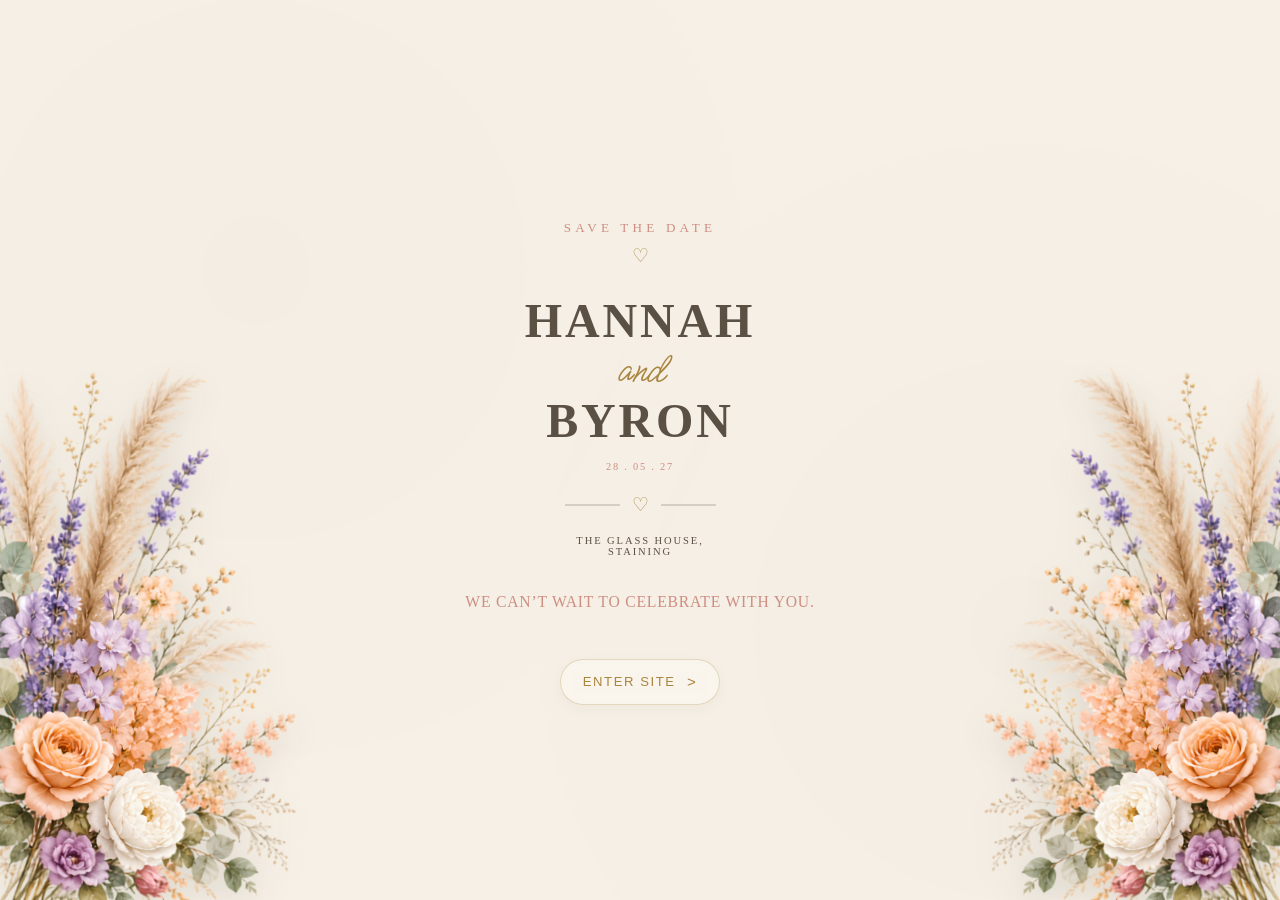
<file: index.html>
<!doctype html>
<html lang="en">
<head>
<meta charset="UTF-8">
<link rel="preconnect" href="https://fonts.googleapis.com">
<link rel="preconnect" href="https://fonts.gstatic.com" crossorigin>
<link href="https://fonts.googleapis.com/css2?family=Meow+Script&family=Young+Serif&display=swap" rel="stylesheet">
<link href="https://db.onlinewebfonts.com/c/9366bd460113d8bf675fd2bdfe1ce764?family=The+Seasons" rel="stylesheet" type="text/css"/>
<meta name="viewport" content="width=device-width, initial-scale=1">
<title>Hannah &amp; Byron — Save the Date</title>
<link rel="icon" href="images/heart.ico" type="image/x-icon">

     
<meta name="description" content="Hannah and Byron are getting married 28.05.27 at The Glass House, Staining. Full details coming soon.">
<link rel="stylesheet" href="css/style.css">
</head>
<body>

<div class="paper-grain"></div>
<main class="landing">
  <div class="invite-stage">

    <img class="spray-img spray-img--left" src="images/floral1.png" alt="" aria-hidden="true">
    <img class="spray-img spray-img--right" src="images/floral2.png" alt="" aria-hidden="true">

    <div class="frame">
      <p class="eyebrow">Save the Date</p>

      <div class="divider" aria-hidden="true">
        <span class="glyph">&#9825;</span>
      </div>

      <h1 class="names" style="margin:0.6em 0 0;">Hannah</h1>
      <span class="amp">and</span>
      <h1 class="names" style="margin:0;">Byron</h1>

      <p class="date-line">28 . 05 . 27</p>

      <div class="divider" aria-hidden="true">
        <span class="rule"></span><span class="glyph">&#9825;</span><span class="rule"></span>
      </div>

    <p class="venue">The Glass House,<br>Staining</p>
    </div>

  </div>

  <div class="teaser">
    <p>WE CAN’T WAIT TO CELEBRATE WITH YOU.</p>
    <div class="home-story-cta-wrap">
      <a class="home-story-cta" href="home.html">Enter site <span aria-hidden="true">&gt;</span></a>
    </div>
  </div>

</main>

<script src="js/config.js"></script>
</body>
</html>
</file>
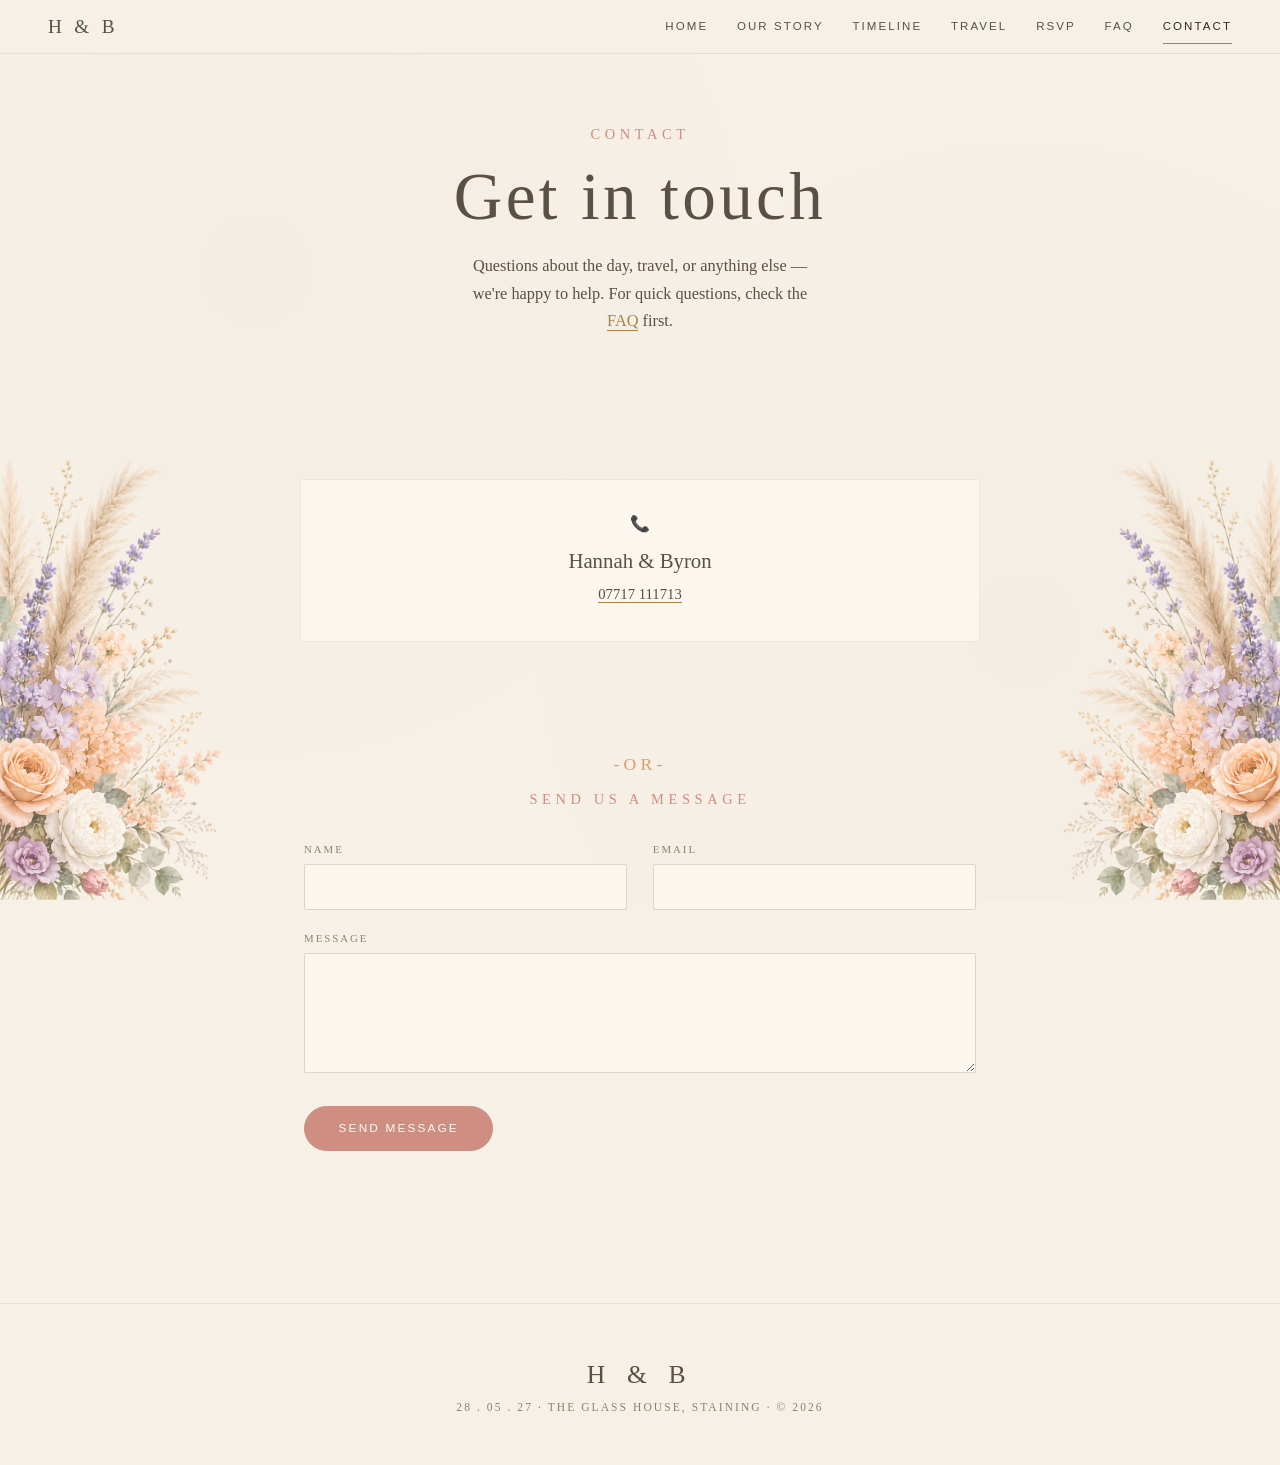
<file: contact.html>
<!doctype html>
<html lang="en">
<head>
<meta charset="UTF-8">
<meta name="viewport" content="width=device-width, initial-scale=1">
<title>Contact — Hannah &amp; Byron</title>
  <link rel="icon" href="images/heart.ico" type="image/x-icon">

<meta name="description" content="Get in touch with Hannah and Byron ahead of the wedding.">
<link rel="stylesheet" href="css/style.css">
</head>
<body class="site-page">

<div class="paper-grain"></div>

<header class="site-header">
  <a href="home.html" class="monogram">H &amp; B</a>
  <button class="nav-toggle" aria-label="Toggle menu" aria-expanded="false">
    <span></span><span></span><span></span>
  </button>
  <nav class="site-nav">
    <a href="home.html">Home</a>
    <a href="our-story.html">Our Story</a>
    <a href="timeline.html">Timeline</a>
    <a href="travel.html">Travel</a>
    <a href="rsvp.html">RSVP</a>
    <a href="faq.html">FAQ</a>
    <a href="contact.html" class="is-active">Contact</a>
  </nav>
</header>

<main>

  <section class="page-hero">
    <p class="eyebrow">Contact</p>
    <h1>Get in touch</h1>
    <p class="lede">Questions about the day, travel, or anything else — we're happy to help. For quick questions, check the <a href="faq.html" style="color:var(--gold); border-bottom:1px solid var(--gold);">FAQ</a> first.</p>
  </section>

  <section class="section">
    <div class="card-grid">
 
    
      <div class="info-card contact-card">
        <div class="icon" aria-hidden="true">&#128222;</div>
        <h3>Hannah &amp; Byron</h3>
        <p><a href="tel:07717111713">07717 111713</a></p>
      </div>
    </div>
  </section>

  <section class="section section--narrow">
    <p class="contact-or">-OR-</p>
    <p class="eyebrow" style="text-align:center; display:block;">Send us a message</p>
    <form action="https://formspree.io/f/mljjrvln" method="POST" style="margin-top:1rem;">
      <div class="form-grid">
        <div class="field">
          <label for="c-name">Name</label>
          <input type="text" id="c-name" name="name" required>
        </div>
        <div class="field">
          <label for="c-email">Email</label>
          <input type="email" id="c-email" name="email" required>
        </div>
        <div class="field full">
          <label for="c-message">Message</label>
          <textarea id="c-message" name="message"></textarea>
        </div>
      </div>
      <button type="submit" class="btn btn--filled" style="margin-top:1.8rem;">Send message</button>
    </form>
  </section>

</main>

<footer class="site-footer">
  <div class="monogram">H &amp; B</div>
  <p>28 . 05 . 27 &middot; The Glass House, Staining &middot; &copy; <span data-year></span></p>
</footer>

<script src="js/config.js"></script>
<script src="js/main.js"></script>
</body>
</html>
</file>
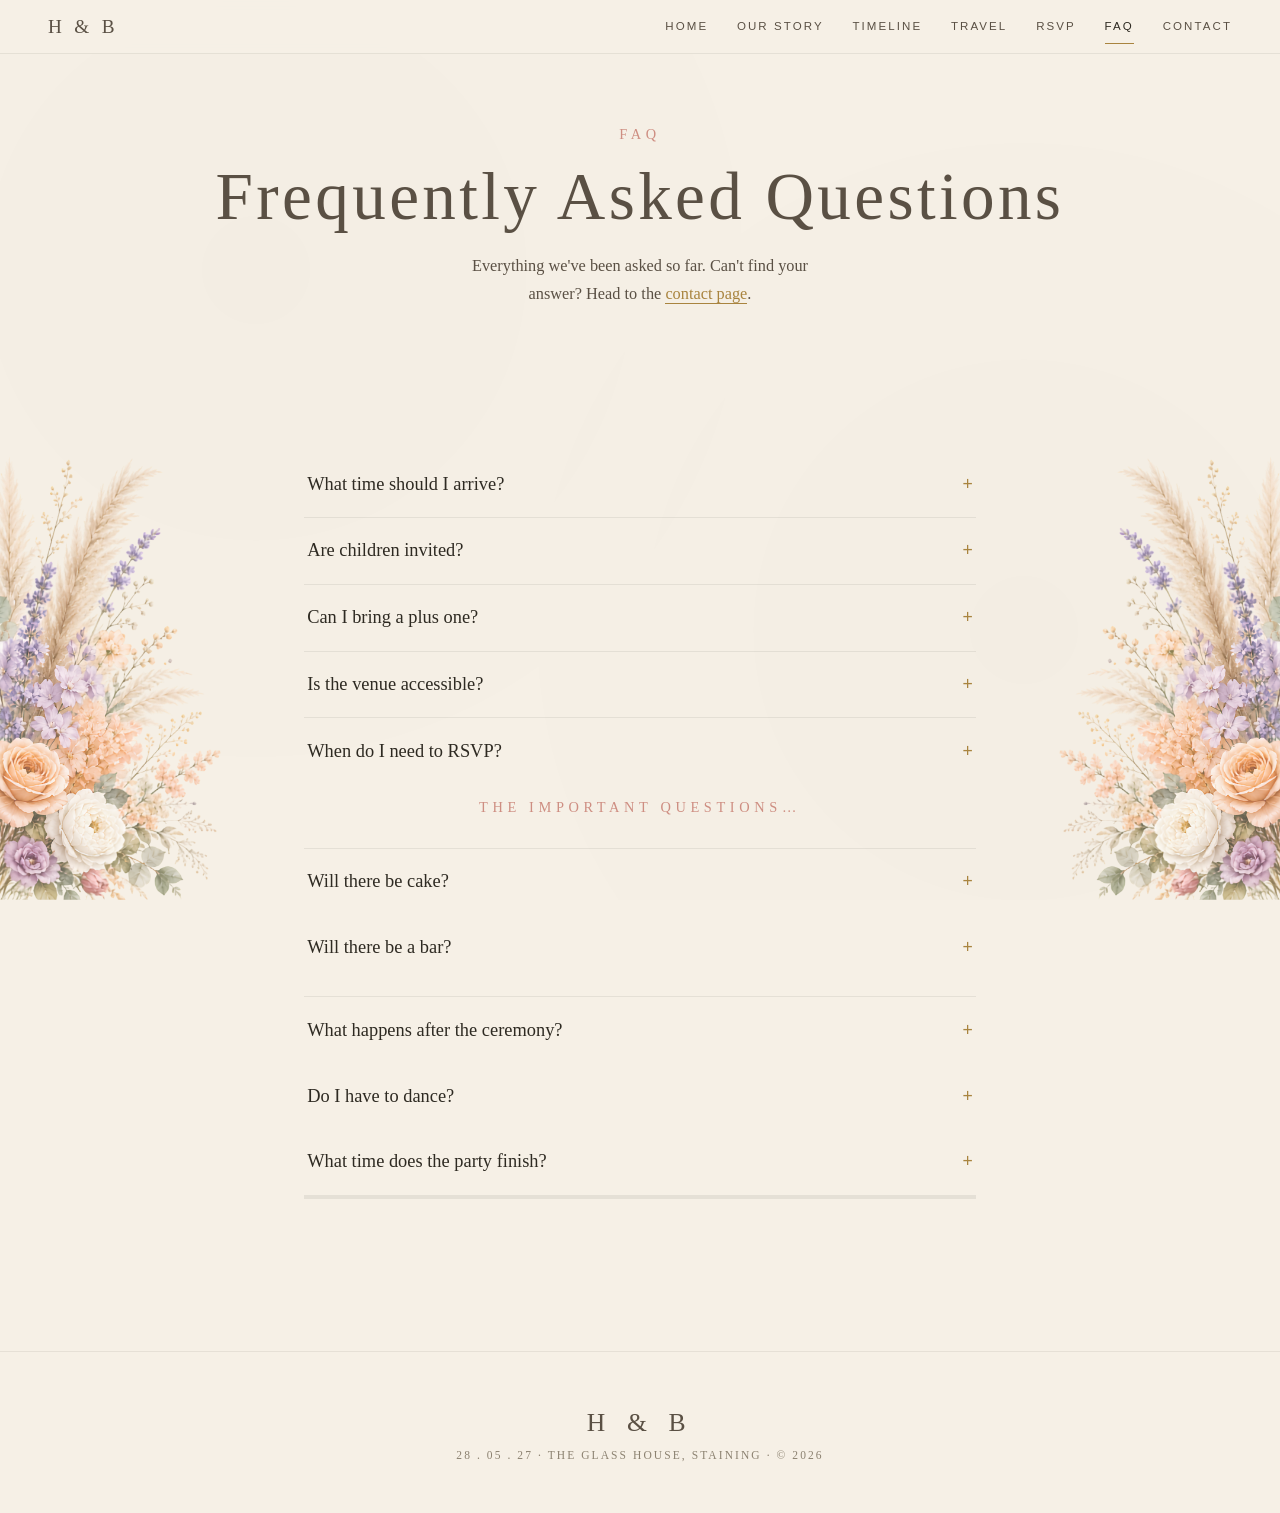
<file: faq.html>
<!doctype html>
<html lang="en">
<head>
<meta charset="UTF-8">
<meta name="viewport" content="width=device-width, initial-scale=1">
<title>FAQ — Hannah &amp; Byron</title>
  <link rel="icon" href="images/heart.ico" type="image/x-icon">

<meta name="description" content="Answers to common questions for guests of Hannah and Byron's wedding.">
<link rel="stylesheet" href="css/style.css">
</head>
<body class="site-page">

<div class="paper-grain"></div>

<header class="site-header">
  <a href="home.html" class="monogram">H &amp; B</a>
  <button class="nav-toggle" aria-label="Toggle menu" aria-expanded="false">
    <span></span><span></span><span></span>
  </button>
  <nav class="site-nav">
    <a href="home.html">Home</a>
    <a href="our-story.html">Our Story</a>
    <a href="timeline.html">Timeline</a>
    <a href="travel.html">Travel</a>
    <a href="rsvp.html">RSVP</a>
    <a href="faq.html" class="is-active">FAQ</a>
    <a href="contact.html">Contact</a>
  </nav>
</header>

<main>

  <section class="page-hero">
    <p class="eyebrow">FAQ</p>
    <h1>Frequently Asked Questions
</h1>
    <p class="lede">Everything we've been asked so far. Can't find your answer? Head to the <a href="contact.html" style="color:var(--gold); border-bottom:1px solid var(--gold);">contact page</a>.</p>
  </section>

  <section class="section section--narrow">
    <div class="accordion">

      <div class="accordion-item">
        <button class="accordion-q"><span>What time should I arrive?
</span><span class="plus">+</span></button>
        <div class="accordion-a"><p>Guests are welcome at 2:30pm, with the ceremony beginning at 3:30pm. Please give yourself plenty of time to arrive and get settled.
</p></div>
      </div>

      <div class="accordion-item">
        <button class="accordion-q"><span>Are children invited?
</span><span class="plus">+</span></button>
        <div class="accordion-a"><p>If children are invited to join us, their names will be included when we send out your wedding website link. </p></div>
      </div>

      <div class="accordion-item">
        <button class="accordion-q"><span>Can I bring a plus one?
</span><span class="plus">+</span></button>
        <div class="accordion-a"><p>If you have a plus one, their names will be included when we send out your wedding website link. We’ve carefully planned our guest list, so please only bring those included on your invitation.
</p></div>
      </div>

      <div class="accordion-item">
        <button class="accordion-q"><span>Is the venue accessible?</span><span class="plus">+</span></button>
        <div class="accordion-a"><p>Yes. If you have any specific accessibility requirements, please let us know when you RSVP and we’ll be happy to help.
</p></div>
      </div>

      <div class="accordion-item">
        <button class="accordion-q"><span>When do I need to RSVP?
</span><span class="plus">+</span></button>
        <div class="accordion-a"><p>Please RSVP by 28th February 2027. When replying, please make sure you tell us exactly who will be attending, so we have the correct numbers for the big day.
            
</p></div>
    
          <center><p class="eyebrow">The Important Questions…
</p><BR>    </div>
      
      <div class="accordion-item">
        <button class="accordion-q"><span>Will there be cake?

</span><span class="plus">+</span></button>
        <div class="accordion-a"><p>Absolutely. And we’ll be cutting it at 7:30pm, so make sure you’ve saved room! 🍰

            
</p></div>
        
        <div class="accordion-item">
          <button class="accordion-q"><span>Will there be a bar?


  </span><span class="plus">+</span></button>
          <div class="accordion-a"><p>Of course! We’ll have drinks flowing throughout the celebrations, so come prepared to raise a glass with us. 🥂

  </p></div>
          </p></div>
                  
                  <div class="accordion-item">
                    <button class="accordion-q"><span>What happens after the ceremony?



            </span><span class="plus">+</span></button>
                    <div class="accordion-a"><p>Of course! We’ll have drinks flowing throughout the celebrations, so come prepared to raise a glass with us. 🥂

            </p></div>
                    <div class="accordion-item">
                      <button class="accordion-q"><span>Do I have to dance?




              </span><span class="plus">+</span></button>
                      <div class="accordion-a"><p>Absolutely not. But if you’re sitting down when that song comes on, we may have questions. 🕺💃


              </p></div>
                      <div class="accordion-item">
                        <button class="accordion-q"><span>What time does the party finish?




                </span><span class="plus">+</span></button>
                        <div class="accordion-a"><p>The official carriages are at midnight — although we fully expect the dance floor to be going strong until then! ✨

                </p></div>
  </section>

</main>

<footer class="site-footer">
  <div class="monogram">H &amp; B</div>
  <p>28 . 05 . 27 &middot; The Glass House, Staining &middot; &copy; <span data-year></span></p>
</footer>

<script src="js/config.js"></script>
<script src="js/main.js"></script>
</body>
</html>
</file>
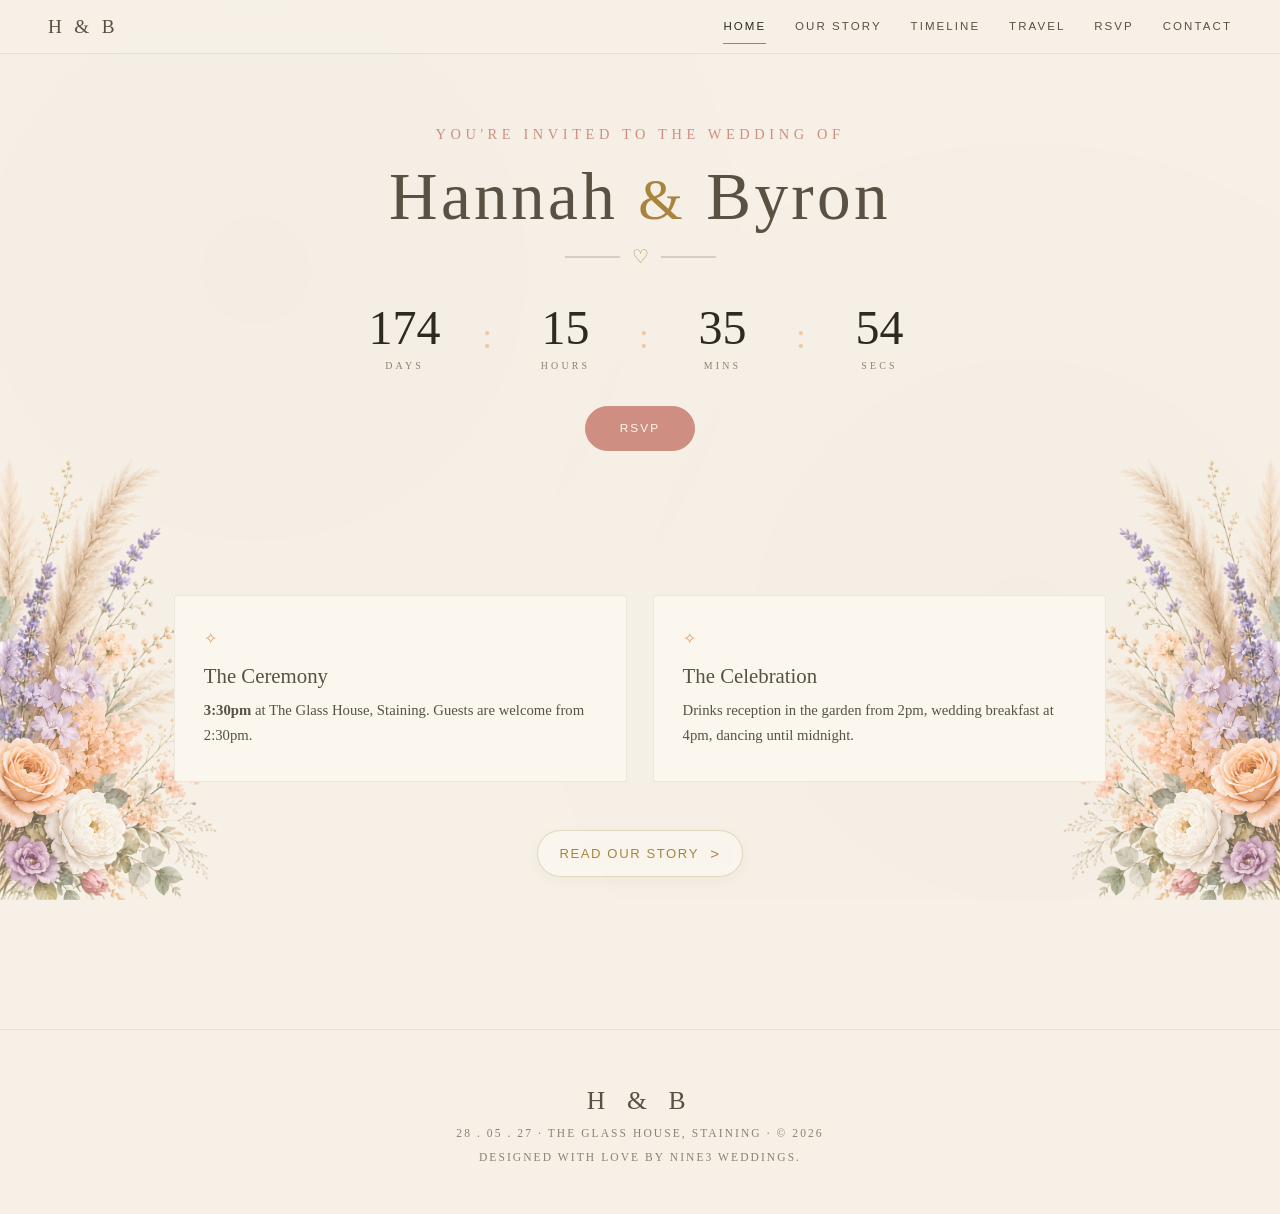
<file: home.html>
<!doctype html>
<html lang="en">
<head>
<meta charset="UTF-8">
<meta name="viewport" content="width=device-width, initial-scale=1">
<title>Hannah &amp; Byron — Wedding Day Details</title>
  <link rel="icon" href="images/heart.ico" type="image/x-icon">

<meta name="description" content="Wedding day details for Hannah and Byron, 28 May 2027 at The Glass House, Staining. Ceremony at 3:30pm; guests welcome from 2:30pm.">
<meta property="og:title" content="Hannah &amp; Byron — Wedding Day Details">
<meta property="og:description" content="Join us at The Glass House, Staining on 28 May 2027. Guests welcome from 2:30pm; ceremony at 3:30pm.">
<meta property="og:type" content="website">
<meta name="twitter:card" content="summary">
<link rel="stylesheet" href="css/style.css">
  
</head>
<body class="site-page">

<div class="paper-grain"></div>

<header class="site-header">
  <a href="home.html" class="monogram">H &amp; B</a>
  <button class="nav-toggle" aria-label="Toggle menu" aria-expanded="false">
    <span></span><span></span><span></span>
  </button>
  <nav class="site-nav">
    <a href="home.html" class="is-active">Home</a>
    <a href="our-story.html">Our Story</a>
    <a href="timeline.html">Timeline</a>
    <a href="travel.html">Travel</a>
    <a href="rsvp.html">RSVP</a>
    <a href="contact.html">Contact</a>
  </nav>
</header>

<main>

  <section class="page-hero">
    <p class="eyebrow">You're invited to the wedding of</p>
    <h1>Hannah <span class="script" style="font-size:0.85em;">&amp;</span> Byron</h1>
    <div class="divider" aria-hidden="true"><span class="rule"></span><span class="glyph">&#9825;</span><span class="rule"></span></div>

    <div class="countdown" data-countdown aria-label="Countdown to the wedding">
      <div class="unit"><span class="num" data-days>–</span><span class="lbl">Days</span></div>
      <div class="sep">:</div>
      <div class="unit"><span class="num" data-hours>–</span><span class="lbl">Hours</span></div>
      <div class="sep">:</div>
      <div class="unit"><span class="num" data-mins>–</span><span class="lbl">Mins</span></div>
      <div class="sep">:</div>
      <div class="unit"><span class="num" data-secs>–</span><span class="lbl">Secs</span></div>
    </div>

    <a href="rsvp.html" class="btn btn--filled">RSVP</a>
  </section>

  <section class="section">
    <div class="card-grid">
      <div class="info-card">
        <div class="icon" aria-hidden="true">&#10023;</div>
        <h3>The Ceremony</h3>
        <p><strong class="home-time">3:30pm</strong> at The Glass House, Staining. Guests are welcome from <span class="home-time">2:30pm</span>.</p>
      </div>
      <div class="info-card">
        <div class="icon" aria-hidden="true">&#10023;</div>
        <h3>The Celebration</h3>
        <p>Drinks reception in the garden from <span class="home-time">2pm</span>, wedding breakfast at <span class="home-time">4pm</span>, dancing until <span class="home-time">midnight</span>.</p>
      </div>
    </div>
    <div class="home-story-cta-wrap">
      <a class="home-story-cta" href="our-story.html">Read our Story <span aria-hidden="true">&gt;</span></a>
    </div>
  </section>

</main>

<footer class="site-footer">
  <div class="monogram">H &amp; B</div>
  <p>28 . 05 . 27 &middot; The Glass House, Staining &middot; &copy; <span data-year></span></p>
  <P>Designed with love by <a href="www.nine3designs.co.uk/weddings"> Nine3 Weddings. </a></P>
</footer>

<script src="js/config.js"></script>
<script src="js/countdown.js"></script>
<script src="js/main.js"></script>
</body>
</html>
</file>
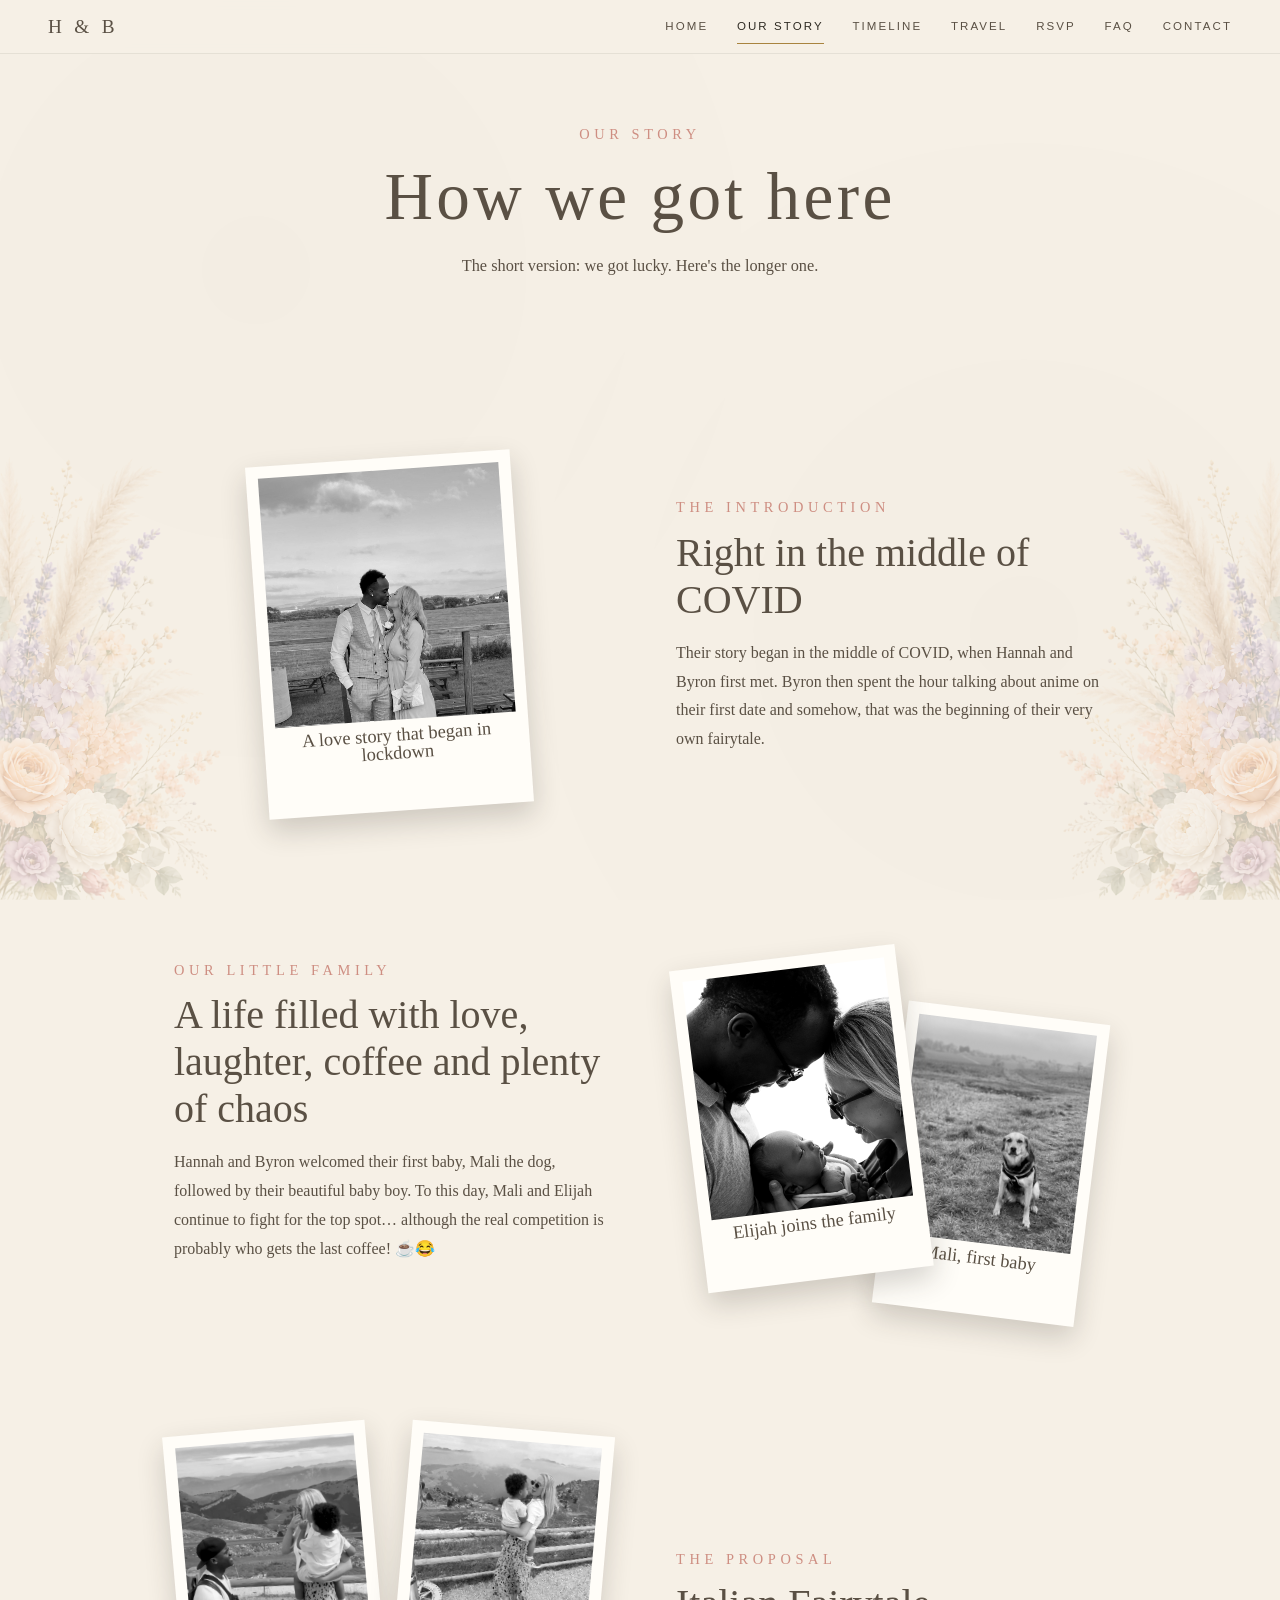
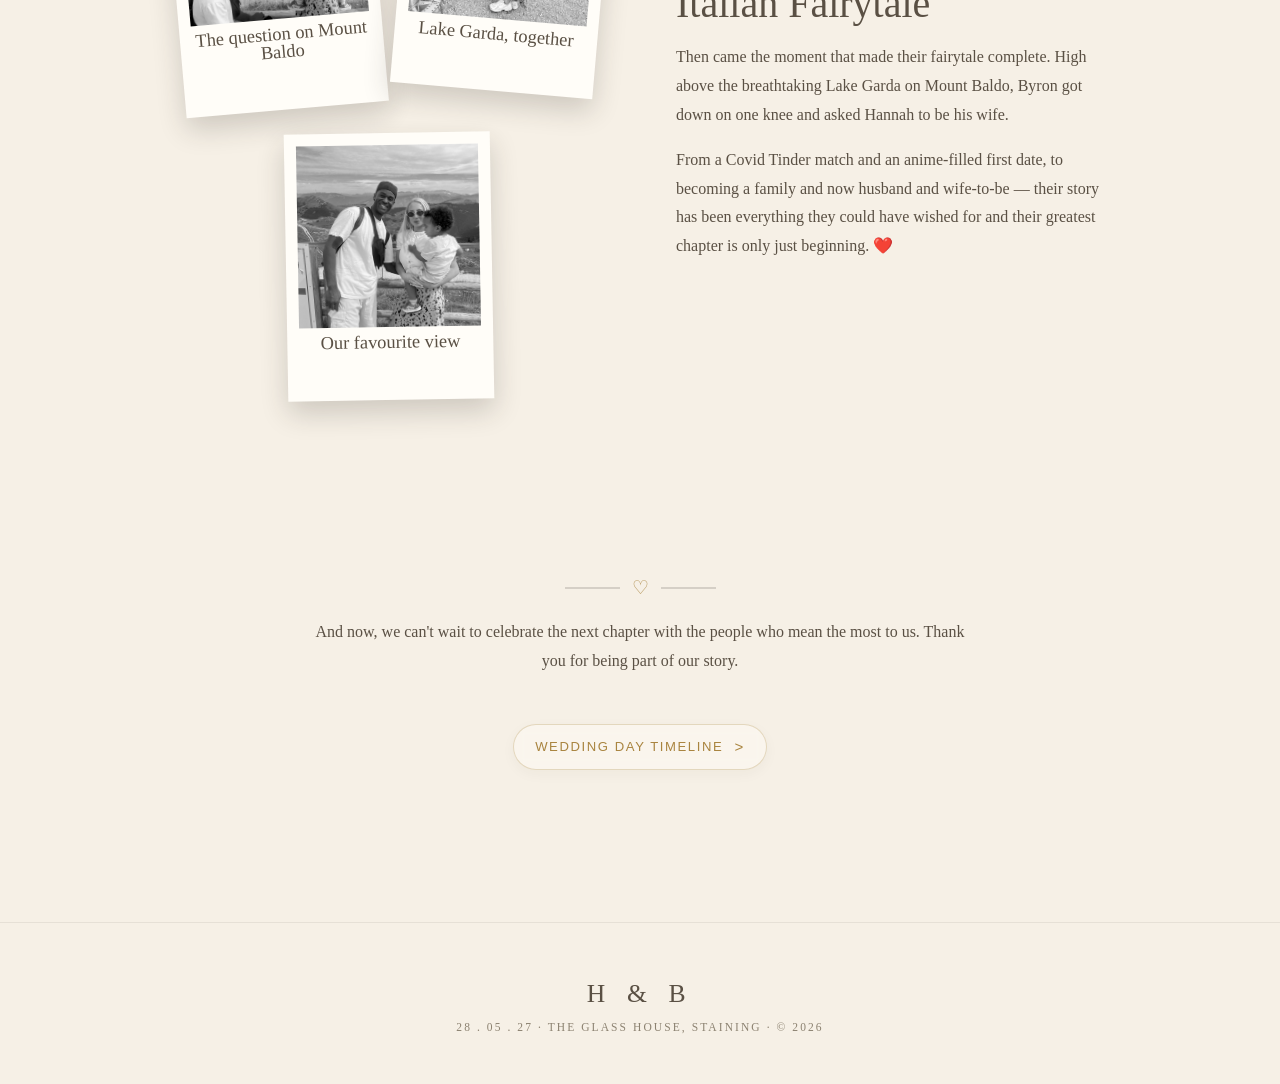
<file: our-story.html>
<!doctype html>
<html lang="en">
<head>
<meta charset="UTF-8">
<meta name="viewport" content="width=device-width, initial-scale=1">
<title>Our Story — Hannah &amp; Byron</title>
  <link rel="icon" href="images/heart.ico" type="image/x-icon">

<meta name="description" content="How Hannah and Byron met, fell in love, and got engaged.">
<link rel="stylesheet" href="css/style.css?v=our-story-florals-20261022">
</head>
<body class="site-page our-story-page">

<div class="paper-grain"></div>

<header class="site-header">
  <a href="home.html" class="monogram">H &amp; B</a>
  <button class="nav-toggle" aria-label="Toggle menu" aria-expanded="false">
    <span></span><span></span><span></span>
  </button>
  <nav class="site-nav">
    <a href="home.html">Home</a>
    <a href="our-story.html" class="is-active">Our Story</a>
    <a href="timeline.html">Timeline</a>
    <a href="travel.html">Travel</a>
    <a href="rsvp.html">RSVP</a>
    <a href="faq.html">FAQ</a>
    <a href="contact.html">Contact</a>
  </nav>
</header>

<main>

  <section class="page-hero">
    <p class="eyebrow">Our Story</p>
    <h1>How we got here</h1>
    <p class="lede">The short version: we got lucky. Here's the longer one.</p>
  </section>

  <section class="section story-gallery">
    <article class="story-block">
      <div class="story-art polaroid-frame">
        <figure class="polaroid polaroid--intro">
          <img src="images/hb1.jpeg" alt="Hannah and Byron together">
          <figcaption>A love story that began in lockdown</figcaption>
        </figure>
      </div>
      <div class="story-copy">
        <span class="eyebrow">The Introduction</span>
        <h2>Right in the middle of COVID</h2>
        <p>Their story began in the middle of COVID, when Hannah and Byron first met. Byron then spent the hour talking about anime on their first date and somehow, that was the beginning of their very own fairytale.</p>
      </div>
    </article>

    <article class="story-block">
      <div class="story-art polaroid-frame polaroid-pair">
        <figure class="polaroid polaroid--family">
          <img src="images/family-newborn.png" alt="Hannah and Byron holding their newborn son">
          <figcaption>Elijah joins the family</figcaption>
        </figure>
        <figure class="polaroid polaroid--dog">
          <img src="images/hb2.jpeg" alt="A family moment with Mali">
          <figcaption>Mali, first baby</figcaption>
        </figure>
      </div>
      <div class="story-copy">
        <span class="eyebrow">Our Little Family</span>
        <h2>A life filled with love, laughter, coffee and plenty of chaos</h2>
        <p>Hannah and Byron welcomed their first baby, Mali the dog, followed by their beautiful baby boy. To this day, Mali and Elijah continue to fight for the top spot… although the real competition is probably who gets the last coffee! ☕️😂</p>
      </div>
    </article>

    <article class="story-block">
      <div class="story-art polaroid-frame polaroid-cluster">
        <figure class="polaroid polaroid--proposal polaroid--one">
          <img src="images/proposal-mountain.png" alt="Byron proposing to Hannah on Mount Baldo">
          <figcaption>The question on Mount Baldo</figcaption>
        </figure>
        <figure class="polaroid polaroid--proposal polaroid--two">
          <img src="images/family-mother-child.png" alt="Hannah and their son in the Italian mountains">
          <figcaption>Lake Garda, together</figcaption>
        </figure>
        <figure class="polaroid polaroid--proposal polaroid--three">
          <img src="images/family-together.png" alt="Hannah, Byron and their son in the mountains">
          <figcaption>Our favourite view</figcaption>
        </figure>
      </div>
      <div class="story-copy">
        <span class="eyebrow">The Proposal</span>
        <h2>Italian Fairytale</h2>
        <p>Then came the moment that made their fairytale complete. High above the breathtaking Lake Garda on Mount Baldo, Byron got down on one knee and asked Hannah to be his wife.</p>
        <p>From a Covid Tinder match and an anime-filled first date, to becoming a family and now husband and wife-to-be — their story has been everything they could have wished for and their greatest chapter is only just beginning. ❤️</p>
      </div>
    </article>
  </section>

  <section class="section section--narrow" style="text-align:center;">
    <div class="divider" aria-hidden="true"><span class="rule"></span><span class="glyph">&#9825;</span><span class="rule"></span></div>
    <p style="color:var(--ink-soft); line-height:1.8; margin-top:1.2rem;">And now, we can't wait to celebrate the next chapter with the people who mean the most to us. Thank you for being part of our story.</p>
    <div class="home-story-cta-wrap">
      <a class="home-story-cta" href="timeline.html">Wedding Day Timeline <span aria-hidden="true">&gt;</span></a>
    </div>
  </section>

</main>

<footer class="site-footer">
  <div class="monogram">H &amp; B</div>
  <p>28 . 05 . 27 &middot; The Glass House, Staining &middot; &copy; <span data-year></span></p>
</footer>

<script src="js/config.js"></script>
<script src="js/main.js"></script>
</body>
</html>
</file>
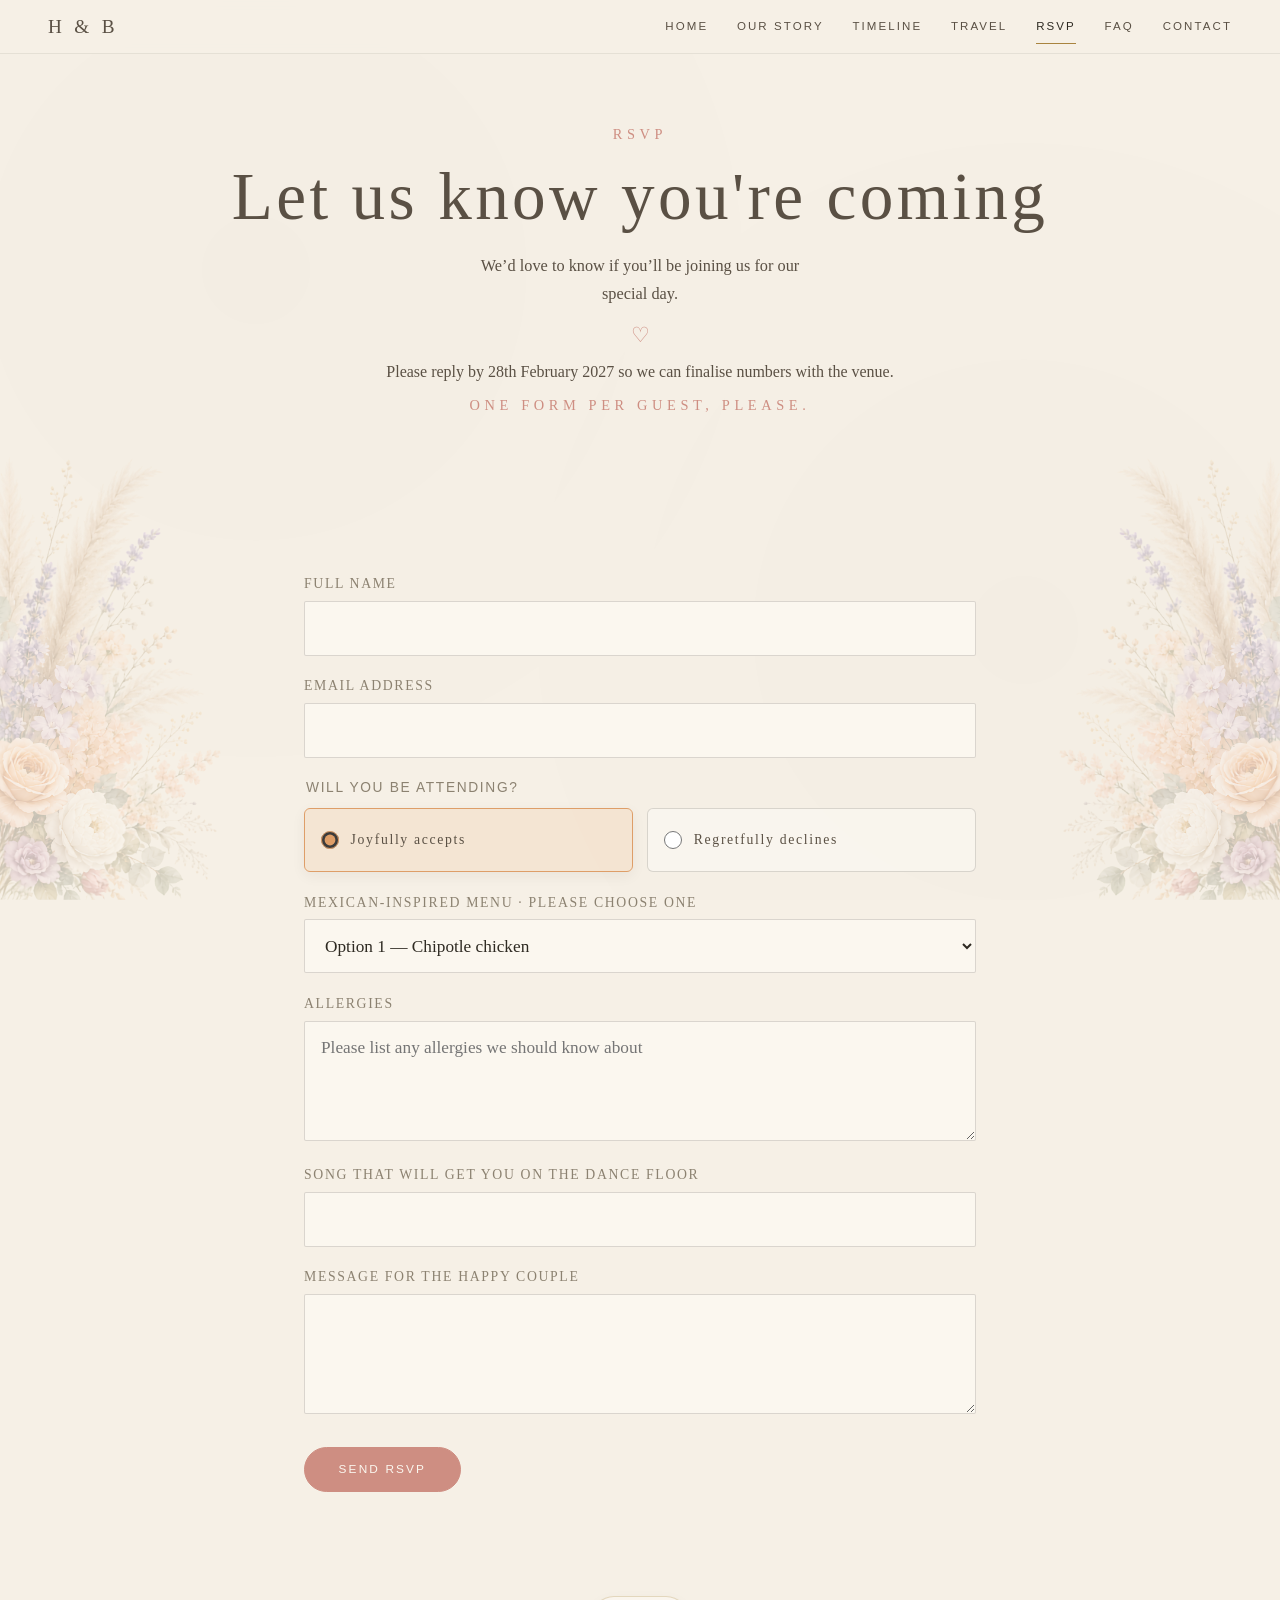
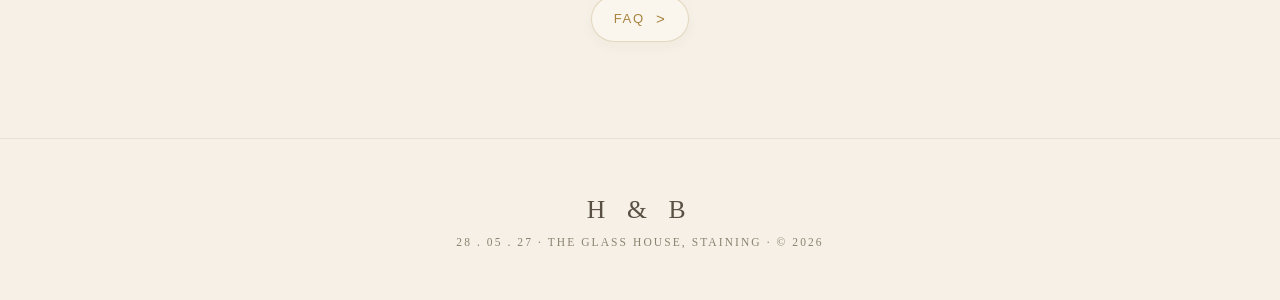
<file: rsvp.html>
<!doctype html>
<html lang="en">
<head>
<meta charset="UTF-8">
<meta name="viewport" content="width=device-width, initial-scale=1">
<title>RSVP — Hannah &amp; Byron</title>
  <link rel="icon" href="images/heart.ico" type="image/x-icon">

<meta name="description" content="RSVP for Hannah and Byron's wedding on 28th May 2027.">
<link rel="stylesheet" href="css/style.css">
</head>
<body class="site-page rsvp-page">

<div class="paper-grain"></div>

<header class="site-header">
  <a href="home.html" class="monogram">H &amp; B</a>
  <button class="nav-toggle" aria-label="Toggle menu" aria-expanded="false">
    <span></span><span></span><span></span>
  </button>
  <nav class="site-nav">
    <a href="home.html">Home</a>
    <a href="our-story.html">Our Story</a>
    <a href="timeline.html">Timeline</a>
    <a href="travel.html">Travel</a>
    <a href="rsvp.html" class="is-active">RSVP</a>
    <a href="faq.html">FAQ</a>
    <a href="contact.html">Contact</a>
  </nav>
</header>

<main>

  <section class="page-hero">
    <p class="eyebrow">RSVP</p>
    <h1>Let us know you're coming</h1>
    <p class="lede">We’d love to know if you’ll be joining us for our special day.</p>
    <p class="eyebrow rsvp-divider">♡</p>
    <p>Please reply by 28th February 2027 so we can finalise numbers with the venue.</p>
    <p class="eyebrow">One form per guest, please.</p>
    
  </section>

  <section class="section section--narrow">
      <form
        action="https://formspree.io/f/xaeewkbe"
        method="POST"
      >
      <div class="form-grid">

        <div class="field full">
          <label for="name">Full name</label>
          <input type="text" id="name" name="name" required>
        </div>

        <div class="field full">
          <label for="email">Email address</label>
          <input type="email" id="email" name="email" required>
        </div>

        <fieldset class="field full attendance-field">
          <legend>Will you be attending?</legend>
          <div class="radio-group">
            <label class="attendance-option"><input type="radio" name="attending" value="yes" checked> <span>Joyfully accepts</span></label>
            <label class="attendance-option"><input type="radio" name="attending" value="no"> <span>Regretfully declines</span></label>
          </div>
        </fieldset>

        <div class="field full">
          <label for="meal">Mexican-inspired menu · please choose one</label>
          <select id="meal" name="meal">
            <option value="chipotle-chicken">Option 1 — Chipotle chicken</option>
            <option value="beef-chilli">Option 2 — Beef chilli</option>
            <option value="vegetarian">Option 3 — Vegetarian option</option>
          </select>
        </div>

        <div class="field full">
          <label for="dietary">Allergies</label>
          <textarea id="dietary" name="allergies" rows="3" placeholder="Please list any allergies we should know about"></textarea>
        </div>

        <div class="field full">
          <label for="song">Song that will get you on the dance floor</label>
          <input type="text" id="song" name="song">
        </div>

        <div class="field full">
          <label for="message">Message for the happy couple</label>
          <textarea id="message" name="message"></textarea>
        </div>

      </div>

      <button type="submit" class="btn btn--filled" style="margin-top:1.8rem;">Send RSVP</button>
      
    </form>
  </section>

  <div class="home-story-cta-wrap">
    <a class="home-story-cta" href="faq.html">FAQ <span aria-hidden="true">&gt;</span></a>
  </div>

</main>

<footer class="site-footer">
  <div class="monogram">H &amp; B</div>
  <p>28 . 05 . 27 &middot; The Glass House, Staining &middot; &copy; <span data-year></span></p>
</footer>

<script src="js/config.js"></script>
<script src="js/main.js"></script>
</body>
</html>
</file>
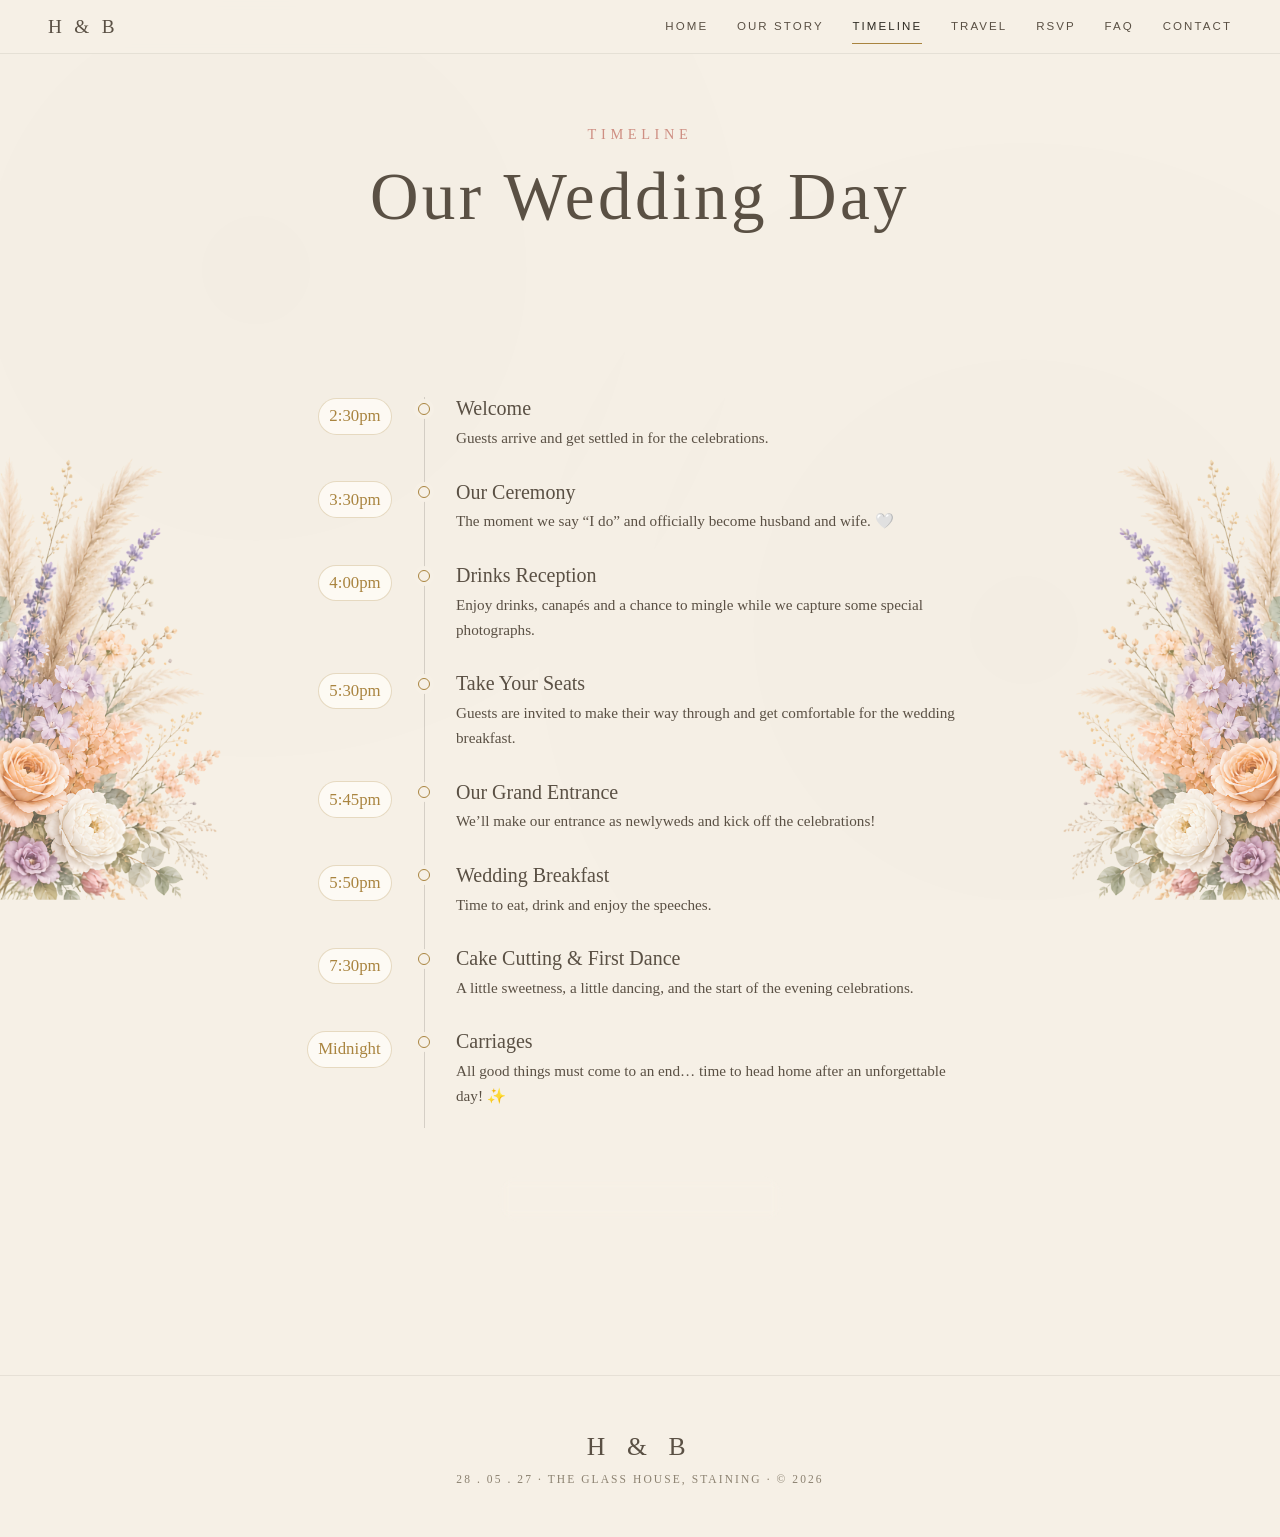
<file: timeline.html>
<!doctype html>
<html lang="en">
<head>
<meta charset="UTF-8">
<meta name="viewport" content="width=device-width, initial-scale=1">
<title>Timeline — Hannah &amp; Byron</title>
  <link rel="icon" href="images/heart.ico" type="image/x-icon">

<meta name="description" content="The full schedule for Hannah and Byron's wedding day, 28th May 2027.">
<link rel="stylesheet" href="css/style.css">
</head>
<body class="site-page">

<div class="paper-grain"></div>

<header class="site-header">
  <a href="home.html" class="monogram">H &amp; B</a>
  <button class="nav-toggle" aria-label="Toggle menu" aria-expanded="false">
    <span></span><span></span><span></span>
  </button>
  <nav class="site-nav">
    <a href="home.html">Home</a>
    <a href="our-story.html">Our Story</a>
    <a href="timeline.html" class="is-active">Timeline</a>
    <a href="travel.html">Travel</a>
    <a href="rsvp.html">RSVP</a>
    <a href="faq.html">FAQ</a>
    <a href="contact.html">Contact</a>
  </nav>
</header>

<main>

  <section class="page-hero">
    <p class="eyebrow">Timeline</p>
    <h1>Our Wedding Day</h1>
  </section>

  <section class="section section--narrow">
    <div class="timeline">

      <div class="timeline-item" tabindex="0">
        <div class="time">2:30pm</div>
        <div class="dot"></div>
        <div>
          <h3>Welcome</h3>
          <p>Guests arrive and get settled in for the celebrations.</p>
        </div>
      </div>

      <div class="timeline-item" tabindex="0">
        <div class="time">3:30pm</div>
        <div class="dot"></div>
        <div>
          <h3>Our Ceremony</h3>
          <p>The moment we say “I do” and officially become husband and wife. 🤍</p>
        </div>
      </div>

      <div class="timeline-item" tabindex="0">
        <div class="time">4:00pm</div>
        <div class="dot"></div>
        <div>
          <h3>Drinks Reception</h3>
          <p>Enjoy drinks, canapés and a chance to mingle while we capture some special photographs.</p>
        </div>
      </div>

      <div class="timeline-item" tabindex="0">
        <div class="time">5:30pm</div>
        <div class="dot"></div>
        <div>
          <h3>Take Your Seats</h3>
          <p>Guests are invited to make their way through and get comfortable for the wedding breakfast.</p>
        </div>
      </div>

      <div class="timeline-item" tabindex="0">
        <div class="time">5:45pm</div>
        <div class="dot"></div>
        <div>
          <h3>Our Grand Entrance</h3>
          <p>We’ll make our entrance as newlyweds and kick off the celebrations!</p>
        </div>
      </div>

      <div class="timeline-item" tabindex="0">
        <div class="time">5:50pm</div>
        <div class="dot"></div>
        <div>
          <h3>Wedding Breakfast</h3>
          <p>Time to eat, drink and enjoy the speeches.</p>
        </div>
      </div>

       <div class="timeline-item" tabindex="0">
        <div class="time">7:30pm</div>
        <div class="dot"></div>
        <div>
          <h3>Cake Cutting & First Dance</h3>
          <p>A little sweetness, a little dancing, and the start of the evening celebrations.</p>
        </div>
      </div>
      
      <div class="timeline-item" tabindex="0">
        <div class="time">Midnight</div>
        <div class="dot"></div>
        <div>
          <h3>Carriages</h3>
          <p>All good things must come to an end… time to head home after an unforgettable day! ✨</p>
        </div>
      </div>

    </div>
    <div class="home-story-cta-wrap">
      <a class="home-story-cta" href="travel.html">Travel &amp; Accommodation <span aria-hidden="true">&gt;</span></a>
    </div>
  </section>

</main>

<footer class="site-footer">
  <div class="monogram">H &amp; B</div>
  <p>28 . 05 . 27 &middot; The Glass House, Staining &middot; &copy; <span data-year></span></p>
</footer>

<script src="js/config.js"></script>
<script src="js/main.js"></script>
</body>
</html>
</file>
<file: css/style.css>
/* ==========================================================================
HANNAH & BYRON — 28.05.27
Site designed by Nine3 Weddings
@nine3weddings
 
 ========================================================================== */


/* ==========================================================================
   FONTS
   ========================================================================== */

.young-serif-regular {
  font-family: "Young Serif", serif;
  font-weight: 400;
  font-style: normal;
}

.the-seasons-regular {
  font-family: "The Seasons", serif;
  font-weight: 300;
  font-style: normal;
}

.meow-script-regular {
  font-family: "Meow Script", cursive;
  font-weight: 400;
  font-style: normal;
}


/* ==========================================================================
   ROOT / DESIGN SYSTEM
   ========================================================================== */

:root {
  --cream: #F6F0E6;
  --cream-soft: #FBF7EF;
  --paper-edge: #EDE3D2;

  --ink: #2E2A22;
  --ink-soft: #5A5044;
  --ink-faint: #8C8271;

  --peach: #DE9E68;
  --peach-soft: #F0C9A0;

  --rose: #CE8E82;

  --lavender: #8F7CA8;
  --lavender-soft: #C6B7D9;

  --sage: #7C8760;
  --sage-soft: #A9B48C;

  --gold: #A9843F;

  --line: rgba(46, 42, 34, 0.16);
  --line-soft: rgba(46, 42, 34, 0.08);

  --font-display:
    "Cormorant Garamond",
    Georgia,
    serif;

  --font-script:
    "Meow Script",
    cursive;

  --font-label:
    "Jost",
    "Helvetica Neue",
    Arial,
    sans-serif;

  --font-youngest:
    "Young Serif",
    "Cormorant Garamond",
    Georgia,
    serif;

  --font-seasons:
    "The Seasons",
    "Cormorant Garamond",
    Georgia,
    serif;

  --font-meow:
    "Meow Script",
    var(--font-script);

  --tracking-wide: 0.32em;
  --tracking-mid: 0.18em;

  --shadow-card:
    0 30px 60px -20px rgba(46, 42, 34, 0.28);
}

/* Photo-led story gallery, styled to echo the Save the Date page. */
.story-gallery {
  position: relative;
  isolation: isolate;
}

/* Carry the Save the Date flowers onto the main site pages. */
body.site-page main {
  position: relative;
  isolation: isolate;
}

body.site-page main::before,
body.site-page main::after {
  content: "";
  position: fixed;
  z-index: -1;
  top: 7rem;
  bottom: 0;
  width: clamp(150px, 20vw, 280px);
  background: url("../images/floral1.png") center bottom / contain no-repeat;
  opacity: 0.68;
  pointer-events: none;
}

body.site-page main::before {
  left: -2rem;
}

body.site-page main::after {
  right: -2rem;
  transform: scaleX(-1);
}

body.site-page .site-header {
  z-index: 10001;
}

/* Make the landing page's small menu icon read clearly as a menu. */
.site-header .nav-toggle {
  position: relative;
  width: 48px;
  height: 44px;
  padding: 0;
  border: 1px solid rgba(46, 42, 34, 0.32);
  border-radius: 5px;
  background: rgba(251, 247, 239, 0.92);
  box-shadow: 0 2px 8px rgba(46, 42, 34, 0.12);
  cursor: pointer;
}

.site-header .nav-toggle span {
  position: absolute;
  left: 11px;
  right: 11px;
  height: 2px;
  border-radius: 2px;
  background: var(--ink);
  transition: transform 0.2s ease, opacity 0.2s ease;
}

.site-header .nav-toggle span:nth-child(1) { top: 13px; }
.site-header .nav-toggle span:nth-child(2) { top: 20px; }
.site-header .nav-toggle span:nth-child(3) { top: 27px; }

@media (min-width: 781px) {
  .site-header .nav-toggle { display: none; }
}

@media (max-width: 780px) {
  body.site-page main::before,
  body.site-page main::after {
    top: auto;
    bottom: 0;
    width: 180px;
    height: 340px;
    opacity: 0.62;
    background-position: bottom;
  }

  body.site-page main::before { left: -2.5rem; }
  body.site-page main::after { right: -2.5rem; }
}

.polaroid-frame {
  min-height: 340px;
  overflow: visible;
  border: 0;
  background: transparent;
  background-image: none;
  box-shadow: none;
}

.polaroid {
  width: min(72%, 265px);
  margin: 0;
  padding: 12px 12px 48px;
  background: #fffdf8;
  border: 0;
  border-radius: 0;
  box-shadow: 0 12px 28px rgba(46, 42, 34, 0.2);
  color: var(--ink-soft);
  transform: rotate(-4deg);
}

.polaroid img {
  width: 100%;
  height: 250px;
  object-fit: cover;
  filter: grayscale(1) contrast(1.04);
}

.polaroid--intro img { height: 250px; }

.polaroid figcaption {
  padding-top: 6px;
  text-align: center;
  font-family: var(--font-script);
  font-size: 1.15rem;
  line-height: 1;
}

.polaroid--intro img {
  object-position: center 36%;
}

.polaroid-pair {
  justify-content: center;
  align-items: center;
  gap: 0;
}

.polaroid--family {
  position: relative;
  z-index: 1;
  width: min(62%, 230px);
  transform: rotate(-7deg) translateX(12px);
}

.polaroid--family img {
  height: 240px;
  object-position: center 58%;
}

.polaroid--dog {
  width: min(56%, 205px);
  transform: rotate(7deg) translate(-8px, 45px);
}

.polaroid--dog img {
  height: 220px;
}

.polaroid-cluster {
  display: grid;
  grid-template-columns: repeat(2, minmax(0, 1fr));
  align-items: start;
  gap: clamp(0.9rem, 2vw, 1.5rem);
  min-height: 0;
  padding: 1rem 0;
}

.polaroid--proposal {
  position: relative;
  width: 100%;
  max-width: 235px;
  min-width: 0;
  margin: 0;
  transform: none;
  transform-origin: center center;
  z-index: auto;
  cursor: default;
  transition: none;
}

.polaroid-cluster .polaroid--one { transform: rotate(-5deg); }
.polaroid-cluster .polaroid--two { transform: rotate(5deg); }
.polaroid-cluster .polaroid--three {
  grid-column: 1 / -1;
  width: min(48%, 235px);
  justify-self: center;
  transform: rotate(-1deg);
}

.polaroid--proposal img {
  height: auto;
  aspect-ratio: 1 / 1;
}

.polaroid--one img {
  object-position: center 66%;
}

@media (max-width: 780px) {
  .polaroid-frame {
    min-height: 310px;
  }

  .polaroid {
    width: min(72%, 250px);
  }

  .polaroid img {
    height: 220px;
  }

  .polaroid--family {
    width: min(60%, 205px);
  }

  .polaroid--family img {
    height: 205px;
  }

  .polaroid--dog {
    width: min(55%, 180px);
  }

  .polaroid--dog img {
    height: 190px;
  }

  .polaroid-cluster {
    grid-template-columns: repeat(2, minmax(0, 1fr));
    justify-items: center;
    gap: 1rem 0.8rem;
    min-height: 0;
    margin: 0;
    padding: 0 0 15px;
  }

  .polaroid--proposal {
    width: 100%;
  }

  .polaroid-cluster .polaroid--three {
    width: min(48%, 210px);
  }

  .polaroid--proposal img {
    height: auto;
    aspect-ratio: 1 / 1;
  }
}


/* Venue photograph styled as a large Polaroid below the Travel heading. */
.travel-venue-image {
  display: flex;
  justify-content: center;
  padding: 1rem 1rem 0;
  margin: 0 auto 2rem;
}

.travel-venue-polaroid {
  width: min(100%, 1120px);
  margin: 0;
  padding: clamp(12px, 2vw, 22px) clamp(12px, 2vw, 22px) 1.15rem;
  background: #fffdf8;
  box-shadow: 0 18px 42px rgba(46, 42, 34, 0.18);
  transform: rotate(-1deg);
}

.travel-venue-polaroid img {
  width: 100%;
  aspect-ratio: 3 / 2;
  height: auto;
  object-fit: cover;
  object-position: center;
}

.travel-venue-polaroid figcaption {
  padding-top: 0.65rem;
  color: var(--ink-soft);
  font-family: var(--font-script);
  font-size: clamp(1.2rem, 2.4vw, 1.8rem);
  line-height: 1.1;
  text-align: center;
}

.contact-card {
  width: min(100%, 680px);
  max-width: 680px;
  margin: 0 auto;
  grid-column: 1 / -1;
  background: rgba(251, 247, 239, 0.18);
  text-align: center;
}

.contact-card .icon { text-align: center; }

.contact-or {
  margin: 0 0 1rem;
  color: var(--peach);
  font-family: var(--font-display);
  font-size: 1.1rem;
  letter-spacing: 0.24em;
  text-align: center;
}

.home-story-cta-wrap {
  display: flex;
  justify-content: center;
  margin-top: 3rem;
}

.home-story-cta {
  display: inline-flex;
  align-items: center;
  gap: 0.7rem;
  padding: 0.85rem 1.35rem;
  border: 1px solid rgba(169, 132, 63, 0.28);
  border-radius: 999px;
  background: rgba(255, 253, 248, 0.42);
  color: var(--gold);
  font-family: var(--font-label);
  font-size: 0.82rem;
  letter-spacing: 0.12em;
  text-transform: uppercase;
  box-shadow: 0 4px 14px rgba(46, 42, 34, 0.04);
  backdrop-filter: blur(6px);
  -webkit-backdrop-filter: blur(6px);
  transition: transform 0.25s ease, background-color 0.25s ease, border-color 0.25s ease, box-shadow 0.25s ease;
}

.home-story-cta span {
  display: inline-block;
  font-size: 1.15em;
  transition: transform 0.25s ease;
}

.home-story-cta:hover,
.home-story-cta:focus-visible {
  transform: translateY(-3px);
  border-color: rgba(169, 132, 63, 0.52);
  background: rgba(255, 253, 248, 0.78);
  box-shadow: 0 12px 28px rgba(46, 42, 34, 0.12);
  outline: none;
}

.home-story-cta:hover span,
.home-story-cta:focus-visible span {
  transform: translateX(4px);
}

@media (prefers-reduced-motion: reduce) {
  .home-story-cta,
  .home-story-cta span { transition: none; }
}

.contact-card a {
  border-bottom: 1px solid var(--gold);
}

/* Travel page transport symbols and accommodation links. */
.travel-icon img {
  width: 42px;
  height: 42px;
  object-fit: contain;
  filter: grayscale(1) sepia(1) saturate(3.2) hue-rotate(2deg) brightness(0.82);
}

.property-card h3 span {
  color: var(--rose);
  font-size: 0.88em;
  letter-spacing: 0.1em;
  text-transform: uppercase;
}

.property-card a.property-link {
  color: var(--peach);
  font-weight: 600;
  border-bottom: 1px solid currentColor;
  transition: color 0.2s ease, border-color 0.2s ease;
}

.property-card a.property-link:hover,
.property-card a.property-link:focus-visible {
  color: #bd7747;
}

/* More legible RSVP fields and clear, touch-friendly attendance choices. */
.rsvp-page .field label,
.rsvp-page .attendance-field legend {
  font-size: 0.86rem;
  letter-spacing: 0.12em;
}

.rsvp-page .field input,
.rsvp-page .field select,
.rsvp-page .field textarea {
  font-family: var(--font-seasons);
  font-size: 1.08rem;
  line-height: 1.5;
}

.rsvp-page .field input,
.rsvp-page .field select {
  min-height: 54px;
}

.attendance-field {
  min-width: 0;
  margin: 0;
  padding: 0;
  border: 0;
}

.attendance-field legend {
  margin-bottom: 0.8rem;
  color: var(--ink-faint);
  font-family: var(--font-label);
  text-transform: uppercase;
}

.rsvp-page .radio-group {
  display: grid;
  grid-template-columns: repeat(2, minmax(0, 1fr));
  gap: 0.9rem;
}

.rsvp-page .attendance-option {
  display: flex;
  align-items: center;
  gap: 0.75rem;
  min-height: 64px;
  margin: 0;
  padding: 0.9rem 1rem;
  border: 1px solid var(--line);
  border-radius: 6px;
  background: rgba(251, 247, 239, 0.82);
  color: var(--ink-soft);
  font-family: var(--font-seasons);
  font-size: 1.08rem;
  line-height: 1.35;
  transition: border-color 0.2s ease, background-color 0.2s ease, box-shadow 0.2s ease;
  cursor: pointer;
}

.rsvp-page .attendance-option:has(input:checked) {
  border-color: var(--peach);
  background: rgba(240, 201, 160, 0.28);
  box-shadow: 0 4px 14px rgba(46, 42, 34, 0.06);
}

.rsvp-page .attendance-option input {
  width: 1.1rem;
  height: 1.1rem;
  min-height: 0;
  margin: 0;
  accent-color: var(--peach);
  flex: 0 0 auto;
}

.rsvp-page .attendance-option span {
  display: block;
}

.rsvp-page .rsvp-divider {
  margin: 1rem 0;
  letter-spacing: 0;
  font-size: 1.3rem;
}


/* ==========================================================================
   RESET
   ========================================================================== */

*,
*::before,
*::after {
  box-sizing: border-box;
}

html {
  scroll-behavior: smooth;
  width: 100%;
  max-width: 100%;
}

body {
  margin: 0;
  width: 100%;
  max-width: 100%;

  background: var(--cream);
  color: var(--ink-soft);

  font-family: var(--font-seasons);
  font-weight: 300;

  -webkit-font-smoothing: antialiased;
  text-rendering: optimizeLegibility;

  overflow-x: hidden;
}

img,
svg {
  display: block;
  max-width: 100%;
}

button,
input,
textarea,
select {
  font: inherit;
}

button {
  -webkit-tap-highlight-color: transparent;
}

a {
  color: inherit;
  text-decoration: none;
}

::selection {
  background: var(--lavender-soft);
  color: var(--ink);
}


/* ==========================================================================
   PAPER GRAIN
   ========================================================================== */

.paper-grain {
  position: fixed;
  inset: 0;

  pointer-events: none;

  z-index: 0;

  opacity: 0.45;

  mix-blend-mode: multiply;

  background-image:
    radial-gradient(
      circle at 20% 30%,
      rgba(0, 0, 0, 0.02) 0,
      transparent 45%
    ),
    radial-gradient(
      circle at 80% 70%,
      rgba(0, 0, 0, 0.02) 0,
      transparent 45%
    );
}


/* ==========================================================================
   TYPE HELPERS
   ========================================================================== */

.eyebrow {
  font-family: var(--font-seasons);
  font-size: 0.9rem;
  font-weight: 300;

  letter-spacing: var(--tracking-wide);
  text-transform: uppercase;

  color: var(--rose);
}

.script {
  font-family: var(--font-seasons);
  font-weight: 400;

  color: var(--gold);
}

.display {
  font-family: var(--font-display);
  font-weight: 400;

  letter-spacing: 0.08em;
  text-transform: uppercase;

  color: var(--ink);
}


/* ==========================================================================
   DIVIDERS
   ========================================================================== */

.divider {
  display: flex;
  align-items: center;
  justify-content: center;

  gap: 0.75rem;

  color: var(--gold);
}

.divider .rule {
  width: 55px;
  height: 2px;

  background: var(--line);
}

.divider .glyph {
  font-size: 1.2rem;
  opacity: 0.85;
}


/* ==========================================================================
   BOTANICAL SPRAYS — DESKTOP
   ========================================================================== */

 .spray-img {
  position: absolute;

  top: 100%;

  width: 220px;
  height: auto;

  max-width: none;
  max-height: none;

  pointer-events: none;

  z-index: 1;

  filter:
    drop-shadow(
      0 10px 16px rgba(46, 42, 34, 0.12)
    );
}

.spray-img--left {
  left: -50%;

  transform:
    translateY(-50%);
}

.spray-img--right {
  right: -50%;

  transform:
    translateY(-50%);
}/* =========================================================
   DESKTOP HEADER — FINAL FIX
   ========================================================= */

@media screen and (min-width: 781px) {

  .site-header {
    position: fixed !important;

    top: 0 !important;
    left: 0 !important;
    right: 0 !important;
    bottom: auto !important;

    width: 100% !important;
    height: 54px !important;
    min-height: 54px !important;

    display: flex !important;
    align-items: center !important;
    justify-content: space-between !important;

    padding: 0 3rem !important;
    margin: 0 !important;

    transform: none !important;

    z-index: 10000 !important;

    background: rgba(246, 240, 230, 0.92) !important;

    border-bottom: 1px solid var(--line-soft);

    backdrop-filter: blur(10px);
    -webkit-backdrop-filter: blur(10px);
  }


  /* ---------------------------------------------------------
     H & B LOGO
     --------------------------------------------------------- */

  .site-header .monogram {
    display: flex;
    align-items: center;

    height: 54px;

    margin: 0 !important;
    padding: 0 !important;

    font-family: var(--font-display);
    font-size: 1.2rem;

    line-height: 1;

    letter-spacing: 0.2em;

    white-space: nowrap;
  }


  /* ---------------------------------------------------------
     NAV
     --------------------------------------------------------- */

  .site-nav {
    position: static !important;

    display: flex !important;
    align-items: center !important;

    justify-content: flex-end !important;

    height: 54px;

    gap: 1.8rem;

    margin: 0 !important;
    padding: 0 !important;

    font-family: var(--font-label);

    font-size: 0.72rem;

    line-height: 1;

    letter-spacing: 0.18em;

    text-transform: uppercase;
  }


  /* ---------------------------------------------------------
     NAV LINKS
     --------------------------------------------------------- */

  .site-nav a {
    position: relative;

    display: flex;
    align-items: center;

    height: 54px;

    margin: 0;
    padding: 0 !important;

    color: var(--ink-soft);

    line-height: 1;

    white-space: nowrap;

    transition: color 0.25s ease;
  }


  /* ---------------------------------------------------------
     GOLD ACTIVE / HOVER LINE
     --------------------------------------------------------- */

  .site-nav a::after {
    content: "";

    position: absolute;

    left: 0;
    right: 0;
    bottom: 10px;

    height: 1px;

    background: var(--gold);

    transform: scaleX(0);

    transform-origin: left;

    transition:
      transform 0.3s ease;
  }

  .site-nav a:hover,
  .site-nav a.is-active {
    color: var(--ink);
  }

  .site-nav a:hover::after,
  .site-nav a.is-active::after {
    transform: scaleX(1);
  }

}


/* =========================================================
   MOBILE HEADER — KEEP SEPARATE
   ========================================================= */

@media screen and (max-width: 780px) {

  .site-header {
    position: fixed !important;

    top: 0 !important;
    left: 0 !important;
    right: 0 !important;

    width: 100% !important;

    height: 64px !important;
    min-height: 64px !important;

    padding: 0 1rem !important;

    margin: 0 !important;

    display: flex !important;
    align-items: center !important;
    justify-content: space-between !important;

    transform: none !important;

    z-index: 10000 !important;
  }

}
/* ==========================================================================
   FOOTER
   ========================================================================== */

.site-footer {
  padding:
    3.5rem
    clamp(1.25rem, 5vw, 3.5rem)
    2.5rem;

  margin-top: 6rem;

  text-align: center;

  border-top:
    1px solid var(--line-soft);
}

.site-footer .monogram {
  margin-bottom: 0.6rem;

  font-family: var(--font-display);
  font-size: 1.6rem;

  letter-spacing: 0.3em;
}

.site-footer p {
  font-size: 0.72rem;

  letter-spacing: var(--tracking-mid);
  text-transform: uppercase;

  color: var(--ink-faint);
}


/* ==========================================================================
   PAGE HERO
   ========================================================================== */

.page-hero {
  position: relative;

  padding:
    clamp(1rem, 10vw, 7rem)
    1.5rem
    3.5rem;

  text-align: center;

  overflow: hidden;
}

.page-hero h1 {
  margin: 0.6rem 0;

  font-family: var(--font-display);
  font-size: clamp(2.6rem, 6vw, 4.2rem);
  font-weight: 400;

  letter-spacing: 0.05em;
}

.page-hero .lede {
  max-width: 44ch;

  margin:
    1rem
    auto
    0;

  color: var(--ink-soft);

  font-size: 1.02rem;
  line-height: 1.7;
}


/* ==========================================================================
   SECTIONS
   ========================================================================== */

.section {
  width: 100%;
  max-width: 980px;

  margin: 0 auto;

  padding:
    3.5rem
    1.5rem;
}

.section--narrow {
  max-width: 720px;
}


/* ==========================================================================
   BUTTONS
   ========================================================================== */

.btn {
  display: inline-flex;
  align-items: center;
  justify-content: center;

  gap: 0.6rem;

  min-height: 44px;

  padding:
    0.9rem
    2.1rem;

  border:
    1px solid var(--ink);

  border-radius: 999px;

  font-family: var(--font-label);
  font-size: 0.74rem;

  letter-spacing: var(--tracking-mid);
  text-transform: uppercase;

  background: transparent;
  color: var(--ink);

  cursor: pointer;

  transition:
    background 0.3s ease,
    color 0.3s ease,
    border-color 0.3s ease;
}

.btn:hover {
  background: var(--ink);
  color: var(--cream-soft);
}

.btn--filled {
  background: var(--rose);
  color: var(--cream-soft);
  border-color: var(--rose);
}

.btn--filled:hover {
  background: transparent;
  color: var(--ink);
  border-color: var(--ink);
}

.btn--ghost {
  border-color: var(--line);
}

.btn--ghost:hover {
  background: var(--ink);
  border-color: var(--ink);
}


/* ==========================================================================
   COUNTDOWN
   ========================================================================== */

.countdown {
  display: flex;
  align-items: center;
  justify-content: center;

  gap: clamp(1.1rem, 4vw, 2.6rem);

  margin: 2.2rem 0;

  flex-wrap: wrap;
}

.countdown .unit {
  min-width: 64px;

  text-align: center;
}

.countdown .num {
  font-family: var(--font-display);
  font-size: clamp(2.1rem, 5vw, 3rem);

  line-height: 1;

  color: var(--ink);
}

.countdown .lbl {
  display: block;

  margin-top: 0.5rem;

  font-size: 0.62rem;

  letter-spacing: var(--tracking-wide);
  text-transform: uppercase;

  color: var(--ink-faint);
}

.countdown .sep {
  align-self: center;

  font-family: var(--font-display);
  font-size: clamp(1.6rem, 4vw, 2.2rem);

  color: var(--peach-soft);
}


/* ==========================================================================
   TIMELINE
   ========================================================================== */

.timeline {
  position: relative;

  max-width: 760px;

  margin:
    2.5rem
    auto
    0;
}

.timeline::before {
  content: "";

  position: absolute;

  top: 0;
  bottom: 0;
  left: 120px;

  width: 1px;

  background: var(--line);
}

.timeline-item {
  position: relative;

  display: grid;

  grid-template-columns:
    88px
    32px
    1fr;

  gap:
    0
    1rem;

  padding: 0 0 1.25rem;
  margin-bottom: 0.65rem;
  border-radius: 14px;
  transition: transform 0.25s ease, background-color 0.25s ease, box-shadow 0.25s ease;
}

.timeline-item:last-child {
  margin-bottom: 0;
}

.timeline-item:hover,
.timeline-item:focus-visible {
  z-index: 1;
  transform: translateX(5px);
  background: rgba(255, 253, 248, 0.78);
  box-shadow: 0 12px 30px rgba(46, 42, 34, 0.08);
  outline: none;
}

.timeline-item .time {
  align-self: start;
  justify-self: end;
  margin-top: 0.05rem;
  padding: 0.45rem 0.65rem;
  border: 1px solid rgba(169, 132, 63, 0.28);
  border-radius: 999px;
  background: rgba(255, 253, 248, 0.78);

  font-family: var(--font-display);
  font-size: 1.05rem;

  text-align: right;

  color: var(--gold);
}

.timeline-item .dot {
  position: relative;

  display: flex;
  justify-content: center;
}

.timeline-item .dot::before {
  content: "";

  width: 12px;
  height: 12px;

  margin-top: 0.35rem;

  border:
    1px solid var(--gold);

  border-radius: 50%;

  background: var(--cream);
  box-shadow: 0 0 0 4px var(--cream);
  transition: background-color 0.25s ease, transform 0.25s ease, box-shadow 0.25s ease;
}

.timeline-item:hover .dot::before,
.timeline-item:focus-visible .dot::before {
  background: var(--peach);
  box-shadow: 0 0 0 5px rgba(222, 158, 104, 0.18);
  transform: scale(1.12);
}

.timeline-item h3 {
  margin:
    0
    0
    0.3rem;

  font-family: var(--font-display);
  font-size: 1.25rem;
  font-weight: 500;
}

.timeline-item p {
  margin: 0;

  color: var(--ink-soft);

  font-size: 0.95rem;
  line-height: 1.65;
}

@media (prefers-reduced-motion: reduce) {
  .timeline-item,
  .timeline-item .dot::before {
    transition: none;
  }
}


/* ==========================================================================
   STORY
   ========================================================================== */

.story-block {
  display: grid;

  grid-template-columns:
    1fr
    1fr;

  gap:
    clamp(2rem, 6vw, 4.5rem);

  align-items: center;

  padding:
    3rem
    0;
}

.story-block:nth-child(even) .story-art {
  order: 2;
}

.story-art.polaroid-frame {
  border: 0;
  border-radius: 0;
  background: transparent;
  background-image: none;
  box-shadow: none;
}

.story-art {
  position: relative;

  display: flex;
  align-items: center;
  justify-content: center;

  aspect-ratio: 4 / 5;

  overflow: hidden;

  border:
    1px solid var(--line-soft);

  border-radius: 2px;

  background:
    linear-gradient(
      155deg,
      var(--paper-edge),
      var(--cream-soft)
    );
}

.story-art.polaroid-frame {
  aspect-ratio: auto;
  min-height: 390px;
  overflow: visible;
}

.story-art.polaroid-frame.polaroid-cluster {
  display: grid;
  grid-template-columns: repeat(2, minmax(0, 1fr));
  align-items: start;
  gap: clamp(0.9rem, 2vw, 1.5rem);
  min-height: 0;
}

.story-copy .eyebrow {
  display: block;

  margin-bottom: 0.8rem;
}

.story-copy h2 {
  margin:
    0
    0
    1rem;

  font-family: var(--font-display);
  font-size: clamp(1.9rem, 4vw, 2.5rem);
  font-weight: 400;
}

.story-copy p {
  color: var(--ink-soft);

  font-size: 1rem;
  line-height: 1.8;
}


/* ==========================================================================
   CARDS
   ========================================================================== */

.card-grid {
  display: grid;

  grid-template-columns:
    repeat(
      auto-fit,
      minmax(230px, 1fr)
    );

  gap: 1.6rem;

  margin-top: 2rem;
}

.info-card {
  padding:
    2.1rem
    1.8rem;

  background: var(--cream-soft);

  border:
    1px solid var(--line-soft);

  border-radius: 3px;
}

.info-card .icon {
  margin-bottom: 1rem;

  color: var(--peach);
}

.info-card h3 {
  margin:
    0
    0
    0.6rem;

  font-family: var(--font-display);
  font-size: 1.3rem;
  font-weight: 500;
}

.info-card p {
  margin: 0;

  color: var(--ink-soft);

  font-size: 0.92rem;
  line-height: 1.7;
}

.info-card a.map-link {
  display: inline-block;

  margin-top: 0.9rem;

  font-size: 0.72rem;

  letter-spacing: var(--tracking-mid);
  text-transform: uppercase;

  color: var(--gold);

  border-bottom:
    1px solid var(--gold);
}


/* ==========================================================================
   FAQ
   ========================================================================== */

.accordion {
  margin-top: 2rem;
}

.accordion-item {
  border-bottom:
    1px solid var(--line-soft);
}

.accordion-q {
  width: 100%;

  display: flex;
  align-items: center;
  justify-content: space-between;

  gap: 1rem;

  padding:
    1.4rem
    0.2rem;

  background: none;
  border: none;

  text-align: left;

  cursor: pointer;

  font-family: var(--font-display);
  font-size: 1.15rem;

  color: var(--ink);
}

.accordion-q .plus {
  flex: none;

  font-family: var(--font-label);
  font-size: 1.1rem;

  color: var(--gold);

  transition:
    transform 0.3s ease;
}

.accordion-item.is-open .accordion-q .plus {
  transform: rotate(45deg);
}

.accordion-a {
  max-height: 0;

  overflow: hidden;

  transition:
    max-height 0.35s ease;
}

.accordion-a p {
  max-width: 60ch;

  margin:
    0
    0
    1.4rem;

  color: var(--ink-soft);

  font-size: 0.95rem;
  line-height: 1.75;
}


/* ==========================================================================
   FORMS
   ========================================================================== */

.form-grid {
  display: grid;

  grid-template-columns:
    1fr
    1fr;

  gap:
    1.4rem
    1.6rem;

  margin-top: 2.2rem;
}

.form-grid .full {
  grid-column: 1 / -1;
}

.field label {
  display: block;

  margin-bottom: 0.55rem;

  font-size: 0.68rem;

  letter-spacing: var(--tracking-mid);
  text-transform: uppercase;

  color: var(--ink-faint);
}

.field input,
.field select,
.field textarea {
  width: 100%;

  padding:
    0.85rem
    1rem;

  background: var(--cream-soft);

  border:
    1px solid var(--line);

  border-radius: 2px;

  font-family: var(--font-label);
  font-size: 0.95rem;

  color: var(--ink);
}

.field textarea {
  min-height: 120px;

  resize: vertical;
}

.field input:focus,
.field select:focus,
.field textarea:focus {
  outline:
    2px solid var(--gold);

  outline-offset: 1px;
}

.radio-group {
  display: flex;

  gap: 1.4rem;
}

.radio-group label {
  display: flex;
  align-items: center;

  gap: 0.5rem;

  font-size: 0.85rem;

  color: var(--ink-soft);

  text-transform: none;
  letter-spacing: 0;
}

.form-note {
  margin-top: 1rem;

  font-size: 0.8rem;

  color: var(--ink-faint);
}


/* ==========================================================================
   LANDING / SAVE THE DATE
   ========================================================================== */

.landing {
  position: relative;

  width: 100%;
  min-height: 100svh;

  display: flex;
  flex-direction: column;

  align-items: center;
  justify-content: center;

  overflow: hidden;

  z-index: 1;
}

.invite-stage {
  position: relative;

  width: 100%;
  max-width: 650px;

  margin: 0 auto;
}

.landing .frame {
  position: relative;

  z-index: 2;

  max-width: 560px;

  margin: 0 auto;

  padding:
    clamp(1.5rem, 4vw, 4rem)
    clamp(1.5rem, 5vw, 3rem);

  text-align: center;
}


.landing .frame::before {
  inset: 0;
}

.landing .frame::after {
  inset: 10px;
}

.landing .eyebrow {
  margin-bottom: 0.5rem;

  font-family: var(--font-seasons);
  font-size: 1.38rem;
}

.landing .names {
  font-family: var(--font-seasons);

  font-size:
    clamp(
      2.8rem,
      8vw,
      4.6rem
    );

  line-height: 1.05;

  letter-spacing: 0.06em;

  text-transform: uppercase;
}

.landing .amp {
  display: block;

  margin:
    0.1em
    0;

  font-family: var(--font-meow);

  font-size:
    clamp(
      1.9rem,
      4.6vw,
      2.6rem
    );

  line-height: 1;

  letter-spacing: 0;

  text-transform: none;

  color: var(--gold);
}

.landing .date-line {
  margin:
    1.5rem
    0
    1.3rem;

  font-family: var(--font-seasons);

  font-size:
    clamp(
      0.95rem,
      2vw,
      1.15rem
    );

  letter-spacing: var(--tracking-wide);

  color: var(--rose);
}

.landing .venue {
  margin-top: 1.2rem;

  font-family: var(--font-seasons);

  font-size: 0.95rem;

  letter-spacing: var(--tracking-mid);

  text-transform: uppercase;

  color: var(--ink-soft);
}


/* ==========================================================================
   LANDING TEASER
   ========================================================================== */

.landing .teaser {
  position: relative;

  z-index: 4;

  margin-top: 0.8rem;

  text-align: center;
}

.landing .teaser p {
  margin:
    0
    0
    1rem;

  font-size: 0.98rem;

  letter-spacing: 0.05em;

  color: var(--rose);
}


/* ==========================================================================
   H&B SEAL
   ========================================================================== */

.seal-trigger {
  display: inline-flex;

  flex-direction: column;

  align-items: center;

  gap: 1.9rem;

  padding: 0;

  background: none;
  border: none;

  cursor: pointer;

  font-family: var(--font-seasons);

  font-size: 0.9rem;

  letter-spacing: var(--tracking-mid);

  text-transform: uppercase;

  color:
    rgba(
      46,
      42,
      34,
      0.55
    );
}

.seal-trigger .seal {
  width: 74px;
  height: 74px;

  display: flex;
  align-items: center;
  justify-content: center;

  border-radius: 50%;

  background:
    radial-gradient(
      circle at 2% 62%,
      var(--sage),
      var(--sage-soft) 70%,
      var(--sage-soft) 100%
    );

  font-family: var(--font-seasons);
  font-size: 1.3rem;

  color: var(--paper-edge);

  letter-spacing: 0.05em;

  box-shadow:
    0 8px 18px -6px
      rgba(46, 42, 34, 0.35),
    inset 0 1px 2px
      rgba(255, 255, 255, 0.4);

  transition:
    transform 0.5s ease;
}

.seal-trigger:hover .seal {
  transform:
    translateY(-3px)
    scale(1.08);
}


/* ==========================================================================
   LOCK OVERLAY
   ========================================================================== */

.lock-overlay {
  position: fixed;

  inset: 0;

  z-index: 100;

  display: flex;

  align-items: center;
  justify-content: center;

  padding: 1.5rem;

  background:
    rgba(
      46,
      42,
      34,
      0.55
    );

  backdrop-filter: blur(3px);
  -webkit-backdrop-filter: blur(3px);

  opacity: 0;

  pointer-events: none;

  transition:
    opacity 0.35s ease;
}

.lock-overlay.is-open {
  opacity: 1;

  pointer-events: auto;
}

.envelope {
  position: relative;

  width: min(420px, 100%);

  perspective: 1400px;
}

.envelope-back {
  position: relative;

  height: 130px;

  background: var(--cream-soft);

  border:
    1px solid var(--line);

  border-radius: 4px;

  box-shadow: var(--shadow-card);
}

.envelope-flap {
  position: absolute;

  top: 0;
  left: 0;
  right: 0;

  height: 130px;

  background:
    linear-gradient(
      155deg,
      var(--paper-edge),
      var(--cream-soft)
    );

  clip-path:
    polygon(
      0 0,
      100% 0,
      50% 62%
    );

  border:
    1px solid var(--line);

  border-bottom: none;

  transform-origin: top center;

  transform: rotateX(0deg);

  transition:
    transform 0.6s
    cubic-bezier(.4, 0, .2, 1);

  z-index: 3;
}

.envelope.is-open .envelope-flap {
  transform: rotateX(180deg);
}

.envelope-card {
  position: relative;

  z-index: 2;

  margin-top: -18px;

  padding:
    2.4rem
    clamp(1.4rem, 5vw, 2.4rem)
    2rem;

  text-align: center;

  background: var(--cream-soft);

  border:
    1px solid var(--line);

  border-radius: 4px;

  box-shadow: var(--shadow-card);

  opacity: 0;

  transform:
    translateY(-14px);

  transition:
    opacity 0.45s ease 0.25s,
    transform 0.45s ease 0.25s;
}

.envelope.is-open .envelope-card {
  opacity: 1;

  transform:
    translateY(0);
}

.envelope-card h2 {
  margin:
    0.5rem
    0
    1.4rem;

  font-family: var(--font-display);

  font-size: 1.5rem;

  font-weight: 400;
}

#lock-form {
  display: flex;

  flex-direction: column;

  align-items: center;

  gap: 0.9rem;
}

#lock-form input {
  width: 100%;

  padding:
    0.85rem
    1rem;

  text-align: center;

  background: var(--cream);

  border:
    1px solid var(--line);

  border-radius: 2px;

  font-family: var(--font-label);

  letter-spacing: 0.08em;
}

.lock-error {
  margin-top: 0.9rem;

  font-size: 0.78rem;

  color: #A65B4F;
}

@keyframes shake {

  10%,
  90% {
    transform: translateX(-1px);
  }

  20%,
  80% {
    transform: translateX(2px);
  }

  30%,
  50%,
  70% {
    transform: translateX(-4px);
  }

  40%,
  60% {
    transform: translateX(4px);
  }
}

.envelope.shake {
  animation:
    shake 0.4s ease;
}

.lock-close {
  position: absolute;

  top: -14px;
  right: -14px;

  z-index: 4;

  width: 34px;
  height: 34px;

  border:
    1px solid var(--line);

  border-radius: 50%;

  background: var(--cream-soft);

  font-family: var(--font-label);

  cursor: pointer;

  color: var(--ink-soft);
}


/* ==========================================================================
   INTRO ENVELOPE
   MOBILE ONLY
   ========================================================================== */

.intro-envelope {
  display: none;
}

@media (max-width: 768px) {

  .intro-envelope {
    position: fixed;

    inset: 0;

    z-index: 9999;

    display: flex;

    flex-direction: column;

    align-items: center;
    justify-content: center;

    width: 100%;
    height: 100dvh;
    min-height: 100svh;

    padding:
      max(1rem, env(safe-area-inset-top))
      1rem
      max(1rem, env(safe-area-inset-bottom));

    background: var(--cream);

    overflow: hidden;

    opacity: 1;
    visibility: visible;

    transition:
      opacity 0.9s ease,
      visibility 0.9s ease;
  }

  .intro-envelope.is-opening {
    pointer-events: none;
  }

  .intro-envelope.is-complete {
    opacity: 0;

    visibility: hidden;

    pointer-events: none;
  }
}


/* ==========================================================================
   INTRO ENVELOPE SCENE
   ========================================================================== */

.intro-envelope__scene {
  position: relative;

  width: min(82vw, 390px);
  height: min(58vw, 275px);

  perspective: 1200px;

  filter:
    drop-shadow(
      0 28px 35px
      rgba(46, 42, 34, 0.18)
    );
}


/* ==========================================================================
   INTRO CARD
   ========================================================================== */

.intro-envelope__card {
  position: absolute;

  z-index: 1;

  left: 8%;
  right: 8%;
  bottom: 8%;

  height: 84%;

  display: flex;

  flex-direction: column;

  align-items: center;
  justify-content: center;

  padding: 1.5rem;

  background:
    linear-gradient(
      135deg,
      #fffdf8 0%,
      #f8f1e6 100%
    );

  border:
    1px solid
    rgba(46, 42, 34, 0.08);

  color: var(--ink);

  transform:
    translateY(25px)
    scale(0.96);

  transition:
    transform 1.15s
      cubic-bezier(.22,.61,.36,1),
    box-shadow 1s ease;
}

.intro-envelope__card-small {
  margin-bottom: 0.7rem;

  font-family: var(--font-label);

  font-size: 0.58rem;

  letter-spacing: 0.28em;

  text-transform: uppercase;

  color: var(--rose);
}

.intro-envelope__card strong {
  font-family: var(--font-seasons);

  font-size:
    clamp(
      2rem,
      8vw,
      3rem
    );

  font-weight: 400;

  line-height: 0.9;
}

.intro-envelope__and {
  margin:
    0.25rem
    0;

  font-family: var(--font-meow);

  font-size: 1.25rem;

  color: var(--gold);
}

.intro-envelope__date {
  margin-top: 1rem;

  font-family: var(--font-label);

  font-size: 0.58rem;

  letter-spacing: 0.3em;

  color: var(--ink-faint);
}


/* ==========================================================================
   INTRO ENVELOPE BODY
   ========================================================================== */

.intro-envelope__body {
  position: absolute;

  inset: 0;

  z-index: 3;

  overflow: hidden;

  background:
    linear-gradient(
      145deg,
      #efe4d2 0%,
      #e7d9c4 100%
    );

  border:
    1px solid
    rgba(46, 42, 34, 0.12);
}

.intro-envelope__body::before,
.intro-envelope__body::after {
  content: "";

  position: absolute;

  bottom: 0;

  width: 72%;
  height: 2px;

  background:
    rgba(
      46,
      42,
      34,
      0.12
    );
}

.intro-envelope__body::before {
  left: -8%;

  transform:
    rotate(28deg);

  transform-origin:
    left center;
}

.intro-envelope__body::after {
  right: -8%;

  transform:
    rotate(-28deg);

  transform-origin:
    right center;
}


/* ==========================================================================
   INTRO FLAP
   ========================================================================== */

.intro-envelope__flap {
  position: absolute;

  z-index: 5;

  top: 0;
  left: 0;

  width: 100%;
  height: 58%;

  background:
    linear-gradient(
      145deg,
      #f5ead9 0%,
      #e8dbc7 100%
    );

  clip-path:
    polygon(
      0 0,
      100% 0,
      50% 100%
    );

  transform-origin:
    top center;

  transition:
    transform 1s
      cubic-bezier(.22,.61,.36,1),
    z-index 0s linear 0.35s;
}


/* ==========================================================================
   INTRO SEAL
   ========================================================================== */

.intro-envelope__seal {
  position: absolute;

  z-index: 8;

  left: 50%;
  top: 51%;

  width: 78px;
  height: 78px;

  display: flex;

  align-items: center;
  justify-content: center;

  padding: 0;

  border: 0;

  border-radius: 50%;

  background:
    radial-gradient(
      circle at 35% 30%,
      #9b9872 0%,
      #777b58 45%,
      #5d6345 100%
    );

  color: #f8f1e6;

  font-family: var(--font-seasons);

  font-size: 1rem;

  letter-spacing: 0.08em;

  cursor: pointer;

  transform:
    translate(-50%, -50%);

  box-shadow:
    0 8px 16px
      rgba(46,42,34,0.22),
    inset 0 2px 2px
      rgba(255,255,255,0.2);

  transition:
    transform 0.35s ease,
    box-shadow 0.35s ease,
    opacity 0.4s ease;
}

.intro-envelope__seal::before {
  content: "";

  position: absolute;

  inset: 6px;

  border:
    1px solid
    rgba(255,255,255,0.3);

  border-radius: 50%;
}

.intro-envelope__seal span {
  position: relative;

  z-index: 2;
}

.intro-envelope__seal:hover {
  transform:
    translate(-50%, -50%)
    scale(1.06);

  box-shadow:
    0 12px 24px
      rgba(46,42,34,0.26),
    inset 0 2px 2px
      rgba(255,255,255,0.2);
}

.intro-envelope__seal:active {
  transform:
    translate(-50%, -50%)
    scale(0.94);
}


/* ==========================================================================
   INTRO SEAL ANIMATION
   ========================================================================== */

.intro-envelope:not(.is-opening)
.intro-envelope__seal {
  animation:
    introSealPulse
    2.4s
    ease-in-out
    infinite;
}

@keyframes introSealPulse {

  0%,
  100% {
    box-shadow:
      0 8px 16px
        rgba(46,42,34,0.22),
      inset 0 2px 2px
        rgba(255,255,255,0.2);
  }

  50% {
    box-shadow:
      0 12px 24px
        rgba(46,42,34,0.28),
      0 0 0 7px
        rgba(124,135,96,0.08),
      inset 0 2px 2px
        rgba(255,255,255,0.2);
  }
}


/* ==========================================================================
   INTRO INSTRUCTION
   ========================================================================== */

.intro-envelope__instruction {
  margin:
    2rem
    0
    0;

  font-family: var(--font-label);

  font-size: 0.7rem;

  letter-spacing: 0.24em;

  text-transform: uppercase;

  color: var(--ink-faint);

  opacity: 0.9;

  transition:
    opacity 0.35s ease,
    transform 0.35s ease;
}


/* ==========================================================================
   INTRO OPENING ANIMATION
   ========================================================================== */

.intro-envelope.is-opening
.intro-envelope__instruction {
  opacity: 0;

  transform:
    translateY(8px);
}

.intro-envelope.is-opening
.intro-envelope__seal {
  animation: none;

  opacity: 0;

  transform:
    translate(-50%, -50%)
    scale(1.35)
    rotate(8deg);

  transition:
    opacity 0.35s ease 0.05s,
    transform 0.45s
      cubic-bezier(.22,.61,.36,1);
}

.intro-envelope.is-opening
.intro-envelope__flap {
  transform:
    rotateX(180deg);
}

.intro-envelope.is-opening
.intro-envelope__card {
  z-index: 7;

  transform:
    translateY(-115px)
    scale(1);

  box-shadow:
    0 25px 45px
      rgba(46,42,34,0.18);

  transition-delay: 0.35s;
}

.intro-envelope.is-opening.is-complete {
  transition:
    opacity 0.9s ease 0.05s,
    visibility 0.9s ease 0.05s;
}


/* ==========================================================================
   ACCESSIBILITY
   ========================================================================== */

a:focus-visible,
button:focus-visible,
input:focus-visible,
textarea:focus-visible,
select:focus-visible {
  outline:
    2px solid var(--gold);

  outline-offset: 3px;
}


/* ==========================================================================
   TABLET / MOBILE
   ========================================================================== */

@media (max-width: 780px) {

  /* ------------------------------------------------------------------------
     GLOBAL
     ------------------------------------------------------------------------ */

  html,
  body {
    width: 100%;
    max-width: 100%;

    overflow-x: hidden;
  }


  /* ------------------------------------------------------------------------
     HEADER
     ------------------------------------------------------------------------ */

  .site-header {
    height: 64px;
    min-height: 64px;

    padding:
      0
      1rem;

    z-index: 10000;
  }

  .site-header .monogram {
    padding: 0;
    margin: 0;

    font-size: 1.15rem;

    letter-spacing: 0.18em;
  }


  /* ------------------------------------------------------------------------
     HAMBURGER
     ------------------------------------------------------------------------ */

  .nav-toggle {
    display: flex;

    align-items: center;
    justify-content: center;
  }

  .nav-toggle span {
    left: 8px;
    right: 8px;
  }

  .nav-toggle[aria-expanded="true"]
  span:nth-child(1) {
    top: 20px;

    transform:
      rotate(45deg);
  }

  .nav-toggle[aria-expanded="true"]
  span:nth-child(2) {
    opacity: 0;

    transform:
      scaleX(0);
  }

  .nav-toggle[aria-expanded="true"]
  span:nth-child(3) {
    top: 20px;

    transform:
      rotate(-45deg);
  }


  /* ------------------------------------------------------------------------
     MOBILE NAV
     ------------------------------------------------------------------------ */

  .site-nav {
    position: fixed;

    top: 64px;
    left: 0;
    right: 0;
    bottom: 0;

    width: 100%;
    height:
      calc(
        100dvh - 64px
      );

    display: flex;

    flex-direction: column;

    align-items: center;
    justify-content: flex-start;

    gap: 0;

    padding:
      3rem
      1.5rem
      4rem;

    background:
      rgba(
        251,
        247,
        239,
        0.98
      );

    backdrop-filter: blur(14px);
    -webkit-backdrop-filter: blur(14px);

    overflow-y: auto;
    overflow-x: hidden;

    opacity: 0;
    visibility: hidden;

    pointer-events: none;

    transform:
      translateY(-12px);

    transition:
      opacity 0.3s ease,
      visibility 0.3s ease,
      transform 0.3s ease;

    z-index: 9999;
  }

  .site-nav.is-open {
    opacity: 1;

    visibility: visible;

    pointer-events: auto;

    transform:
      translateY(0);
  }

  .site-nav a {
    width:
      min(
        100%,
        320px
      );

    padding:
      1rem
      0;

    border-bottom:
      1px solid var(--line-soft);

    text-align: center;

    font-family: var(--font-label);

    font-size: 0.82rem;

    letter-spacing: 0.24em;

    color: var(--ink);
  }

  .site-nav a:first-child {
    border-top:
      1px solid var(--line-soft);
  }

  .site-nav a::after {
    display: none;
  }

  .site-nav a:hover,
  .site-nav a.is-active {
    color: var(--gold);
  }


  /* ------------------------------------------------------------------------
     PAGE HERO
     ------------------------------------------------------------------------ */

  .page-hero {
    padding:
      calc(64px + 3.5rem)
      1.25rem
      2.75rem;
  }

  .page-hero h1 {
    font-size:
      clamp(
        2.2rem,
        11vw,
        3.2rem
      );

    line-height: 1.05;
  }

  .page-hero .lede {
    width: 100%;

    max-width: 38ch;

    margin-top: 1rem;

    font-size: 0.95rem;

    line-height: 1.7;
  }


  /* ------------------------------------------------------------------------
     SECTIONS
     ------------------------------------------------------------------------ */

  .section {
    width: 100%;
    max-width: 100%;

    padding:
      2.75rem
      1.25rem;
  }

  .section--narrow {
    max-width: 100%;
  }


  /* ------------------------------------------------------------------------
     TYPOGRAPHY
     ------------------------------------------------------------------------ */

  .eyebrow {
    font-size: 0.72rem;

    letter-spacing: 0.24em;
  }

  .display {
    letter-spacing: 0.05em;
  }


  /* ------------------------------------------------------------------------
     BUTTONS
     ------------------------------------------------------------------------ */

  .btn {
    min-height: 48px;

    padding:
      0.85rem
      1.4rem;

    font-size: 0.68rem;
  }


  /* ------------------------------------------------------------------------
     COUNTDOWN
     ------------------------------------------------------------------------ */

  .countdown {
    width: 100%;

    gap: 0.65rem;

    margin:
      1.75rem
      auto;

    flex-wrap: nowrap;
  }

  .countdown .unit {
    min-width: 0;

    flex: 1;
  }

  .countdown .num {
    font-size:
      clamp(
        1.75rem,
        8vw,
        2.4rem
      );
  }

  .countdown .lbl {
    margin-top: 0.35rem;

    font-size: 0.5rem;

    letter-spacing: 0.18em;
  }

  .countdown .sep {
    font-size: 1.3rem;
  }


  /* ------------------------------------------------------------------------
     STORY
     ------------------------------------------------------------------------ */

  .story-block,
  .story-block:nth-child(even) {
    grid-template-columns: 1fr;

    gap: 1.75rem;

    padding: 2rem 0;
  }

  .story-block:nth-child(even)
  .story-art {
    order: 0;
  }

  .story-art {
    width: 100%;

    aspect-ratio: 4 / 5;
  }

  .story-art.polaroid-frame {
    aspect-ratio: auto;
    min-height: 360px;
    overflow: visible;
  }

  .story-copy h2 {
    font-size: 2rem;

    line-height: 1.1;
  }

  .story-copy p {
    font-size: 0.94rem;

    line-height: 1.75;
  }


  /* ------------------------------------------------------------------------
     CARDS
     ------------------------------------------------------------------------ */

  .card-grid {
    grid-template-columns: 1fr;

    gap: 1rem;

    margin-top: 1.5rem;
  }

  .info-card {
    padding:
      1.5rem
      1.25rem;
  }

  .info-card h3 {
    font-size: 1.25rem;
  }

  .info-card p {
    font-size: 0.9rem;
  }


  /* ------------------------------------------------------------------------
     FAQ
     ------------------------------------------------------------------------ */

  .accordion {
    margin-top: 1.25rem;
  }

  .accordion-q {
    padding:
      1.2rem
      0;

    font-size: 1.05rem;

    line-height: 1.35;
  }

  .accordion-a p {
    padding-right: 1.5rem;

    font-size: 0.9rem;

    line-height: 1.7;
  }


  /* ------------------------------------------------------------------------
     FORMS
     ------------------------------------------------------------------------ */

  .form-grid {
    grid-template-columns: 1fr;

    gap: 1.1rem;

    margin-top: 1.75rem;
  }

  .form-grid .full {
    grid-column: auto;
  }

  .field input,
  .field select,
  .field textarea {
    min-height: 48px;

    padding:
      0.8rem
      0.9rem;

    font-size: 16px;
  }

  .field textarea {
    min-height: 130px;
  }

  .radio-group {
    flex-direction: column;

    gap: 0.8rem;
  }

  .rsvp-page .radio-group {
    grid-template-columns: 1fr;
  }

  .rsvp-page .field input,
  .rsvp-page .field select,
  .rsvp-page .field textarea {
    font-size: 1rem;
  }


  /* ------------------------------------------------------------------------
     TIMELINE
     ------------------------------------------------------------------------ */

  .timeline {
    width: 100%;
    max-width: 100%;

    margin-top: 2rem;

    padding-left: 0;
  }

  .timeline::before {
    left: 85px;
  }

  .timeline-item {
    grid-template-columns:
      58px
      32px
      minmax(0, 1fr);

    gap:
      0
      0.7rem;

    padding-bottom: 2rem;
  }

  .timeline-item .time {
    font-size: 0.9rem;

    line-height: 1.25;
  }

  .timeline-item h3 {
    font-size: 1.15rem;

    line-height: 1.25;
  }

  .timeline-item p {
    font-size: 0.88rem;

    line-height: 1.6;
  }


  /* ------------------------------------------------------------------------
     FOOTER
     ------------------------------------------------------------------------ */

  .site-footer {
    margin-top: 3rem;

    padding:
      2.75rem
      1.25rem
      2rem;
  }

  .site-footer .monogram {
    font-size: 1.4rem;
  }

  .site-footer p {
    font-size: 0.6rem;

    line-height: 1.7;
  }


  /* ========================================================================
     MOBILE LANDING PAGE
     ======================================================================== */

  .landing {
    width: 100%;

    min-height: 100dvh;
    min-height: 100svh;

    padding:
      max(1rem, env(safe-area-inset-top))
      1rem
      max(1rem, env(safe-area-inset-bottom));

    display: flex;

    align-items: center;
    justify-content: center;

    overflow: hidden;
  }

  .invite-stage {
    position: relative;

    width: 100%;
    max-width: 100%;

    margin: 0 auto;
  }

  .landing .frame {
    width: 100%;

    max-width: 500px;

    margin: 0 auto;

    padding:
      1.25rem
      1rem;
  }

  .landing .eyebrow {
    margin-bottom: 0.4rem;

    font-size:
      clamp(
        0.9rem,
        4vw,
        1.2rem
      );

    letter-spacing: 0.2em;
  }

  .landing .names {
    font-size:
      clamp(
        2.35rem,
        12vw,
        4rem
      );

    line-height: 0.98;

    letter-spacing: 0.045em;
  }

  .landing .amp {
    margin:
      0.12em
      0;

    font-size:
      clamp(
        1.65rem,
        7vw,
        2.3rem
      );
  }

  .landing .date-line {
    margin:
      1.15rem
      0
      1rem;

    font-size:
      clamp(
        0.72rem,
        3.1vw,
        0.95rem
      );

    letter-spacing: 0.2em;
  }

  .landing .venue {
    margin-top: 0.85rem;

    font-size: 0.72rem;

    line-height: 1.5;

    letter-spacing: 0.16em;
  }

  .landing .teaser {
    margin-top: 1.1rem;

    position: relative;

    z-index: 6;
  }

  .landing .teaser p {
    margin-bottom: 0.8rem;

    font-size: 0.78rem;

    line-height: 1.5;
  }

  .seal-trigger {
    gap: 1rem;

    font-size: 0.68rem;

    letter-spacing: 0.18em;
  }

  .seal-trigger .seal {
    width: 64px;
    height: 64px;

    font-size: 1.05rem;
  }


  /* ========================================================================
     IMPORTANT:
     MOBILE FLORAL SPRAYS
     
     These are deliberately FIXED to the viewport.
     
     They are NOT positioned at 72%, 100%, etc.
     They stay attached to the bottom edge of the phone.
     ======================================================================== */

  .spray-img {
    position: fixed !important;

    top: auto !important;
    bottom: -35px !important;

    width: 155px !important;
    height: auto !important;

    max-width: none !important;
    max-height: none !important;

    margin: 0 !important;
    padding: 0 !important;

    pointer-events: none !important;

    z-index: 3 !important;

    transform: none !important;

    filter:
      drop-shadow(
        0 10px 16px
        rgba(46,42,34,0.12)
      );
  }

  .spray-img--left {
    position: fixed !important;

    left: -38px !important;
    right: auto !important;

    top: auto !important;
    bottom: -35px !important;

    transform:
      rotate(-4deg) !important;
  }

  .spray-img--right {
    position: fixed !important;

    right: -38px !important;
    left: auto !important;

    top: auto !important;
    bottom: -35px !important;

    transform:
      rotate(4deg) !important;
  }

@media (max-width: 780px) {

  .spray-img {
    width: 170px !important;
    bottom: -35px !important;
  }

  .spray-img--left {
    left: -38px !important;
    bottom: -35px !important;
  }

  .spray-img--right {
    right: -38px !important;
    bottom: -35px !important;
  }

}

@media (max-width: 480px) {

  .spray-img {
    width: 165px !important;
    bottom: -35px !important;
  }

  .spray-img--left {
    left: -36px !important;
    bottom: -35px !important;
  }

  .spray-img--right {
    right: -36px !important;
    bottom: -35px !important;
  }

}
  /* ------------------------------------------------------------------------
     LOCK OVERLAY
     ------------------------------------------------------------------------ */

  .lock-overlay {
    padding:
      1rem
      max(1rem, env(safe-area-inset-right))
      max(1rem, env(safe-area-inset-bottom))
      max(1rem, env(safe-area-inset-left));
  }

  .envelope {
    width:
      min(
        92vw,
        420px
      );
  }

  .envelope-back,
  .envelope-flap {
    height: 115px;
  }

  .envelope-card {
    padding:
      2rem
      1.25rem
      1.5rem;
  }

  .lock-close {
    top: -10px;
    right: -4px;
  }


  /* ------------------------------------------------------------------------
     INTRO ENVELOPE
     ------------------------------------------------------------------------ */

  .intro-envelope {
    display: flex;

    position: fixed;

    inset: 0;

    width: 100%;
    height: 100dvh;
    min-height: 100svh;

    padding:
      max(1rem, env(safe-area-inset-top))
      1rem
      max(1rem, env(safe-area-inset-bottom));

    z-index: 99999;

    align-items: center;
    justify-content: center;

    background: var(--cream);

    overflow: hidden;

    overscroll-behavior: none;
  }

  .intro-envelope__scene {
    position: relative;

    width:
      min(
        88vw,
        360px
      );

    height:
      min(
        60vw,
        245px
      );

    max-width: 360px;
    max-height: 245px;

    perspective: 1200px;
  }

  .intro-envelope__card {
    left: 7%;
    right: 7%;
    bottom: 7%;

    height: 86%;

    padding:
      1rem
      0.75rem;

    text-align: center;
  }

  .intro-envelope__card-small {
    margin-bottom: 0.5rem;

    font-size: 0.52rem;

    letter-spacing: 0.22em;
  }

  .intro-envelope__card strong {
    font-size:
      clamp(
        1.75rem,
        8.5vw,
        2.7rem
      );

    line-height: 0.9;
  }

  .intro-envelope__and {
    margin:
      0.2rem
      0;

    font-size: 1.15rem;
  }

  .intro-envelope__date {
    margin-top: 0.75rem;

    font-size: 0.52rem;

    letter-spacing: 0.22em;
  }

  .intro-envelope__seal {
    width:
      clamp(
        64px,
        18vw,
        72px
      );

    height:
      clamp(
        64px,
        18vw,
        72px
      );

    font-size: 0.82rem;
  }

  .intro-envelope__instruction {
    margin-top: 1.4rem;

    max-width: 90vw;

    font-size: 0.58rem;

    letter-spacing: 0.18em;

    text-align: center;
  }

  .intro-envelope.is-opening
  .intro-envelope__card {
    transform:
      translateY(
        clamp(
          -100px,
          -25vw,
          -78px
        )
      )
      scale(1);
  }
}


/* ==========================================================================
   SMALL PHONES
   ========================================================================== */

@media (max-width: 780px) {

  .spray-img {
    width: 180px !important;

    bottom: -35px !important;
  }

  .spray-img--left {
    left: -38px !important;

    bottom: -35px !important;
  }

  .spray-img--right {
    right: -38px !important;

    bottom: -35px !important;
  }

  .landing .names {
    font-size:
      clamp(
        2.25rem,
        11.5vw,
        3.6rem
      );
  }

  .landing .frame {
    padding:
      1rem
      0.75rem;
  }

  .landing .venue {
    font-size: 0.7rem;
  }

  .seal-trigger .seal {
    width: 62px;
    height: 62px;
  }

  .intro-envelope__scene {
    width: 90vw;

    height: 225px;
  }

  .intro-envelope__seal {
    width: 64px;
    height: 64px;
  }
}


/* ==========================================================================
   VERY SMALL PHONES
   ========================================================================== */



@media (max-width: 480px) {

  .spray-img {

    width: 165px !important;

    bottom: -35px !important;

  }

  .spray-img--left {

    left: -36px !important;

    bottom: -35px !important;

  }

  .spray-img--right {

    right: -36px !important;

    bottom: -35px !important;

  }

}

  .site-nav {
    top: 60px;

    height:
      calc(
        100dvh - 60px
      );

    padding-top: 2.75rem;
  }

  .landing {
    padding-left: 0.6rem;
    padding-right: 0.6rem;
  }

  .landing .frame {
    padding:
      0.75rem
      0.5rem;
  }

  .landing .names {
    font-size:
      clamp(
        2.05rem,
        11.5vw,
        3rem
      );
  }

  .landing .eyebrow {
    font-size: 0.82rem;
  }

  .landing .date-line {
    margin-top: 0.9rem;

    font-size: 0.65rem;

    letter-spacing: 0.17em;
  }

  .landing .venue {
    font-size: 0.66rem;
  }

  .landing .teaser {
    margin-top: 0.8rem;
  }

  .seal-trigger .seal {
    width: 58px;
    height: 58px;
  }


  .intro-envelope__scene {
    width: 90vw;
    height: 220px;
  }

  .intro-envelope__seal {
    width: 62px;
    height: 62px;
  }

  .intro-envelope__card strong {
    font-size: 1.9rem;
  }


/* ==========================================================================
   LANDSCAPE PHONES
   ========================================================================== */

@media (max-width: 780px)
and (orientation: landscape) {

  .landing {
    align-items: flex-start;

    overflow-y: auto;
  }

  .landing .frame {
    padding-top: 2rem;
    padding-bottom: 2rem;
  }

  .intro-envelope {
    overflow-y: auto;

    align-items: flex-start;

    padding-top: 2rem;
    padding-bottom: 2rem;
  }

  .intro-envelope__scene {
    width:
      min(
        65vw,
        360px
      );

    height:
      min(
        42vw,
        220px
      );
  }

  .intro-envelope__instruction {
    margin-top: 1rem;
  }
}


/* ==========================================================================
   REDUCED MOTION
   ========================================================================== */

@media (prefers-reduced-motion: reduce) {

  *,
  *::before,
  *::after {
    animation-duration:
      0.012ms !important;

    animation-iteration-count:
      1 !important;

    transition-duration:
      0.001ms !important;

    scroll-behavior:
      auto !important;
  }

  .site-nav,
  .nav-toggle span,
  .spray-img,
  .intro-envelope,
  .intro-envelope__card,
  .intro-envelope__flap,
  .intro-envelope__seal,
  .intro-envelope__instruction {
    transition: none !important;
    animation: none !important;
  }
}
/* =========================================================
   MOBILE FLORAL FADE
   Softly fades the flowers into the cream background
   ========================================================= */

@media screen and (max-width: 780px) {

  .landing::after {
    content: "";

    position: fixed;

    left: 0;
    right: 0;
    bottom: 0;

    height: 150px;

    background: linear-gradient(
      to bottom,
      rgba(246, 240, 230, 0) 0%,
      rgba(246, 240, 230, 0.15) 25%,
      rgba(246, 240, 230, 0.55) 55%,
      rgba(246, 240, 230, 0.88) 78%,
      rgba(246, 240, 230, 1) 100%
    );

    pointer-events: none;

    z-index: 4;

  }

}

/* =========================================================
   DESKTOP HEADER — FINAL FIX
   ========================================================= */

@media screen and (min-width: 781px) {

  .site-header {
    position: fixed !important;

    top: 0 !important;
    left: 0 !important;
    right: 0 !important;
    bottom: auto !important;

    width: 100% !important;
    height: 54px !important;
    min-height: 54px !important;

    display: flex !important;
    align-items: center !important;
    justify-content: space-between !important;

    padding: 0 3rem !important;
    margin: 0 !important;

    transform: none !important;

    z-index: 10000 !important;

    background: rgba(246, 240, 230, 0.92) !important;

    border-bottom: 1px solid var(--line-soft);

    backdrop-filter: blur(10px);
    -webkit-backdrop-filter: blur(10px);
  }


  /* ---------------------------------------------------------
     H & B LOGO
     --------------------------------------------------------- */

  .site-header .monogram {
    display: flex;
    align-items: center;

    height: 54px;

    margin: 0 !important;
    padding: 0 !important;

    font-family: var(--font-display);
    font-size: 1.2rem;

    line-height: 1;

    letter-spacing: 0.2em;

    white-space: nowrap;
  }


  /* ---------------------------------------------------------
     NAV
     --------------------------------------------------------- */

  .site-nav {
    position: static !important;

    display: flex !important;
    align-items: center !important;

    justify-content: flex-end !important;

    height: 54px;

    gap: 1.8rem;

    margin: 0 !important;
    padding: 0 !important;

    font-family: var(--font-label);

    font-size: 0.72rem;

    line-height: 1;

    letter-spacing: 0.18em;

    text-transform: uppercase;
  }


  /* ---------------------------------------------------------
     NAV LINKS
     --------------------------------------------------------- */

  .site-nav a {
    position: relative;

    display: flex;
    align-items: center;

    height: 54px;

    margin: 0;
    padding: 0 !important;

    color: var(--ink-soft);

    line-height: 1;

    white-space: nowrap;

    transition: color 0.25s ease;
  }


  /* ---------------------------------------------------------
     GOLD ACTIVE / HOVER LINE
     --------------------------------------------------------- */

  .site-nav a::after {
    content: "";

    position: absolute;

    left: 0;
    right: 0;
    bottom: 10px;

    height: 1px;

    background: var(--gold);

    transform: scaleX(0);

    transform-origin: left;

    transition:
      transform 0.3s ease;
  }

  .site-nav a:hover,
  .site-nav a.is-active {
    color: var(--ink);
  }

  .site-nav a:hover::after,
  .site-nav a.is-active::after {
    transform: scaleX(1);
  }

}


/* =========================================================
   MOBILE HEADER — KEEP SEPARATE
   ========================================================= */

@media screen and (max-width: 780px) {

  .site-header {
    position: fixed !important;

    top: 0 !important;
    left: 0 !important;
    right: 0 !important;

    width: 100% !important;

    height: 64px !important;
    min-height: 64px !important;

    padding: 0 1rem !important;

    margin: 0 !important;

    display: flex !important;
    align-items: center !important;
    justify-content: space-between !important;

    transform: none !important;

    z-index: 10000 !important;
  }

}
/* =========================================================
   DESKTOP FLORAL SPRAYS
   Fixed to the bottom corners of the screen
   ========================================================= */

@media screen and (min-width: 781px) {

  .spray-img {
    position: fixed !important;

    top: auto !important;
    bottom: -5px !important;

    width: 310px !important;
    height: auto !important;

    max-width: none !important;
    max-height: none !important;

    margin: 0 !important;
    padding: 0 !important;

    pointer-events: none !important;

    z-index: 3 !important;

    transform: none !important;
  }


  /* LEFT FLOWER */

  .spray-img--left {
    position: fixed !important;

    left: -15px !important;
    right: auto !important;

    top: auto !important;
    bottom: -3px !important;

    transform:
      rotate(-3deg) !important;
  }


  /* RIGHT FLOWER */

  .spray-img--right {
    position: fixed !important;

    right: -15px !important;
    left: auto !important;

    top: auto !important;
    bottom: -3px !important;

    transform:
      rotate(3deg) !important;
  }

}
.story-image {
    width: 200px;
    height: 200px;
    object-fit: cover;
    filter: grayscale(100%);
    border-radius: 8px;
}
.promo-code{
    display:inline-block;
    padding:0.7rem 1rem;
    margin-top:0.5rem;
    border:1px solid var(--line);
    background:rgba(255,255,255,.5);
    font-size:.78rem;
    letter-spacing:.2em;
    text-transform:uppercase;
    font-weight:600;
}
.travel-note{
    max-width:700px;
    margin:0 auto;
    padding:2.5rem;
    text-align:center;
    background:#f8f6f2;
    border:1px solid rgba(0,0,0,.06);
    border-radius:4px;
}

.travel-note h3{
    margin:0.5rem 0 1rem;
    font-family:var(--font-display);
    font-weight:400;
}

.travel-note p:last-child{
    margin-bottom:0;
}
/* 3. The Perfect Square Image Hack */
 .image-wrapper {
   width: 50%;
   aspect-ratio: 1 / 1; /* Strictly forces the image area to be a perfect square */
   position: relative;
   overflow: hidden;
 }
<style>
.card-grid {
  display: grid;
  grid-template-columns: repeat(auto-fit, minmax(200px, 1fr)); /* Lowered from 280px to make the individual square cards smaller */
  gap: 20px;
  max-width: 800px; /* Lowered from 1200px to keep the whole section compact */
  margin: 0 auto;
}


  /* Soft hover effect to make it interactive */
  .grid-card:hover {
    transform: translateY(-4px);
    box-shadow: 0 8px 30px rgba(0, 0, 0, 0.12);
  }

  /* 3. The Perfect Square Image Hack */
  .image-wrapper {
    width: 100%;
    aspect-ratio: 1 / 1; /* Strictly forces the image area to be a perfect square */
    position: relative;
    overflow: hidden;
  }

  .image-wrapper img {
    width: 60%;
    height:60%;
    object-fit: cover; /* Crops the venue image nicely into the square without distorting it */
    object-position: center;
  }

  /* 4. Text Content Below Image */
  .card-content {
    padding: 20px;
    font-family: sans-serif;
  }

  .card-content h3 {
    margin: 0 0 8px 0;
    font-size: 1.25rem;
    color: #333333;
  }

  .card-content p {
    margin: 0;
    font-size: 0.95rem;
    color: #666666;
    line-height: 1.5;
  }
</style>
.grid-card {
  max-width: 250px; /* Forces the card to never exceed this size, keeping the square small */
  background: #ffffff;
  border-radius: 16px;
  overflow: hidden;
  box-shadow: 0 4px 20px rgba(0, 0, 0, 0.08);
}

.our-story-page main::before,
.our-story-page main::after {
  opacity: 0.22 !important;
}

.rsvp-page main::before,
.rsvp-page main::after {
  opacity: 0.22 !important;
}

/* Keep the mobile proposal stack clear of its caption and story copy. */
@media (max-width: 780px) {
  .our-story-page .page-hero {
    padding-bottom: 1.5rem;
  }

  .our-story-page .story-gallery {
    padding-top: 1.75rem;
  }

  .our-story-page .story-gallery > .story-block:first-child {
    padding-top: 1.5rem;
  }

  .our-story-page .story-art.polaroid-frame.polaroid-cluster {
    width: calc(100% + 2.5rem);
    min-height: 0;
    margin: 0 0 0 -1.25rem;
    padding: 0 0 15px;
  }

  .our-story-page .story-block {
    gap: 15px;
  }

  .our-story-page .story-block .story-copy {
    padding: 0 1.1rem 2rem;
  }

  .our-story-page main::before,
  .our-story-page main::after {
    width: 180px !important;
    height: 340px !important;
    opacity: 0.22 !important;
  }
}
</file>
